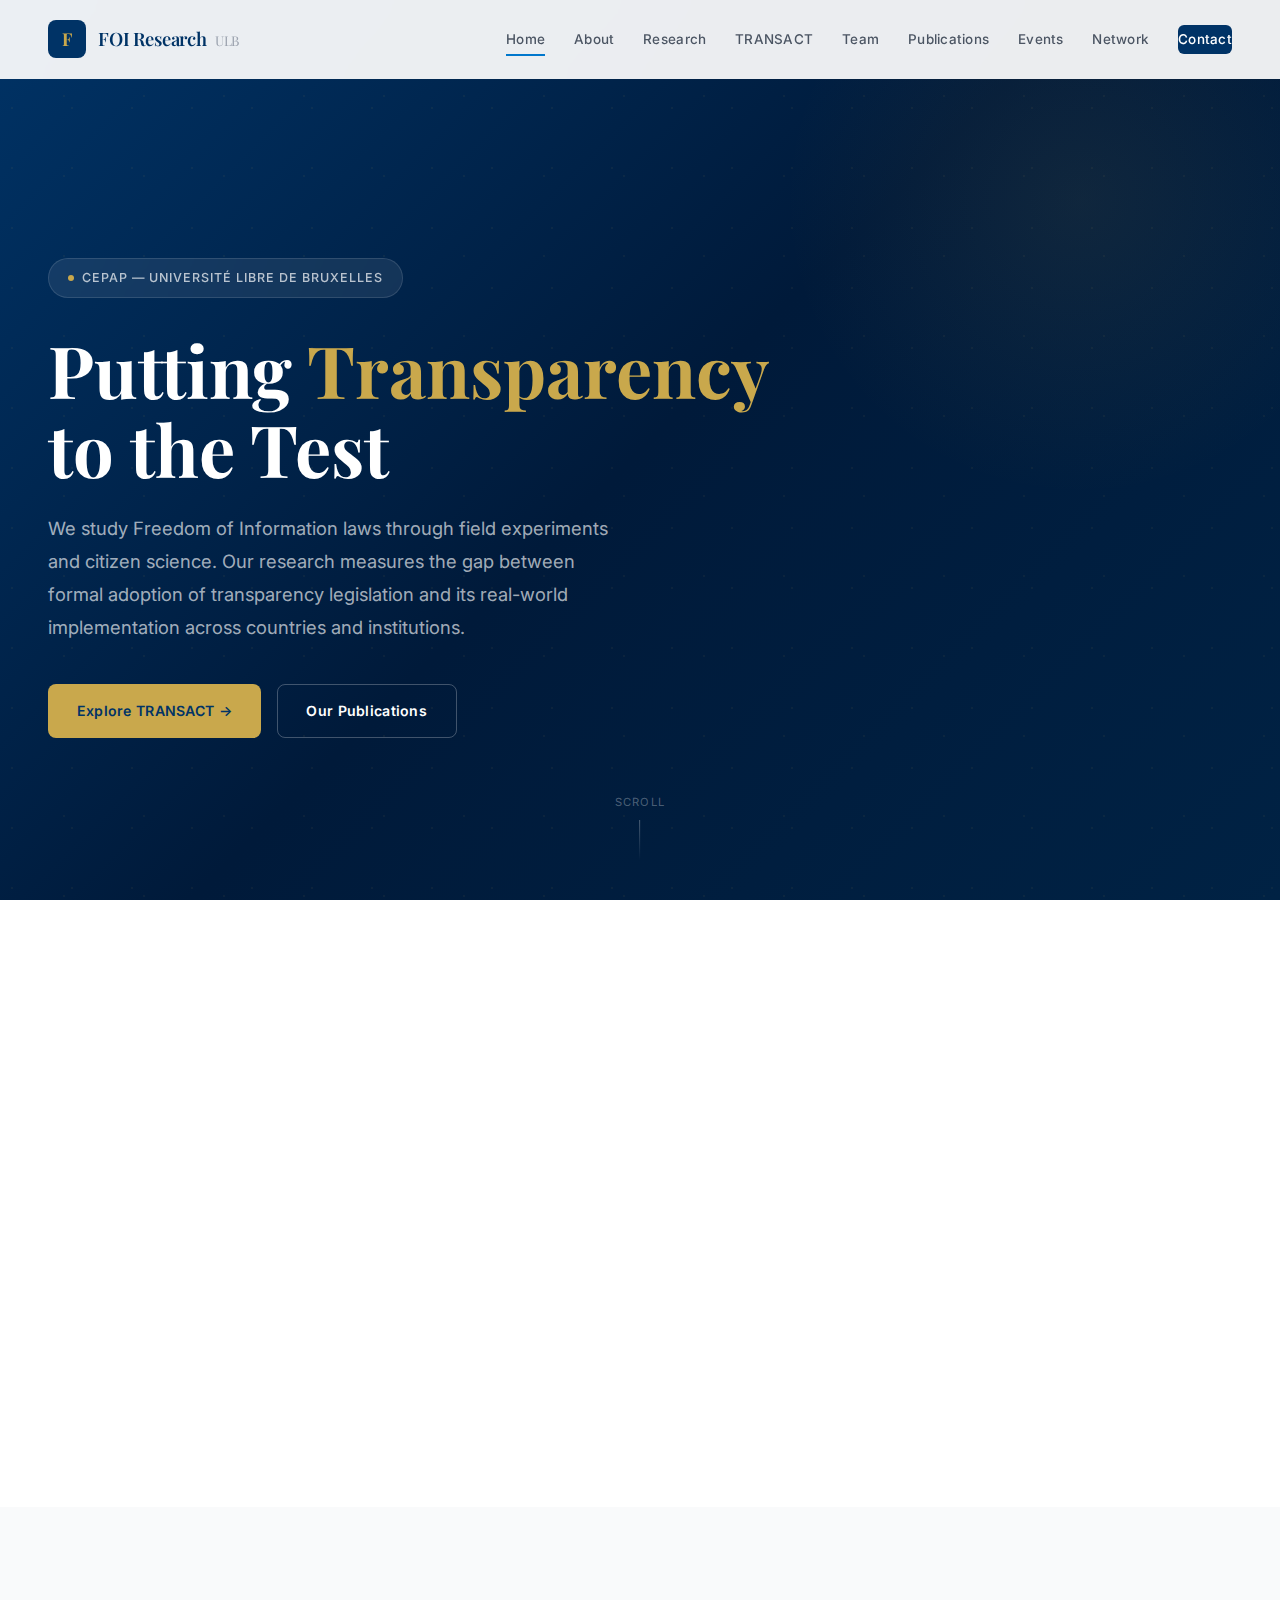
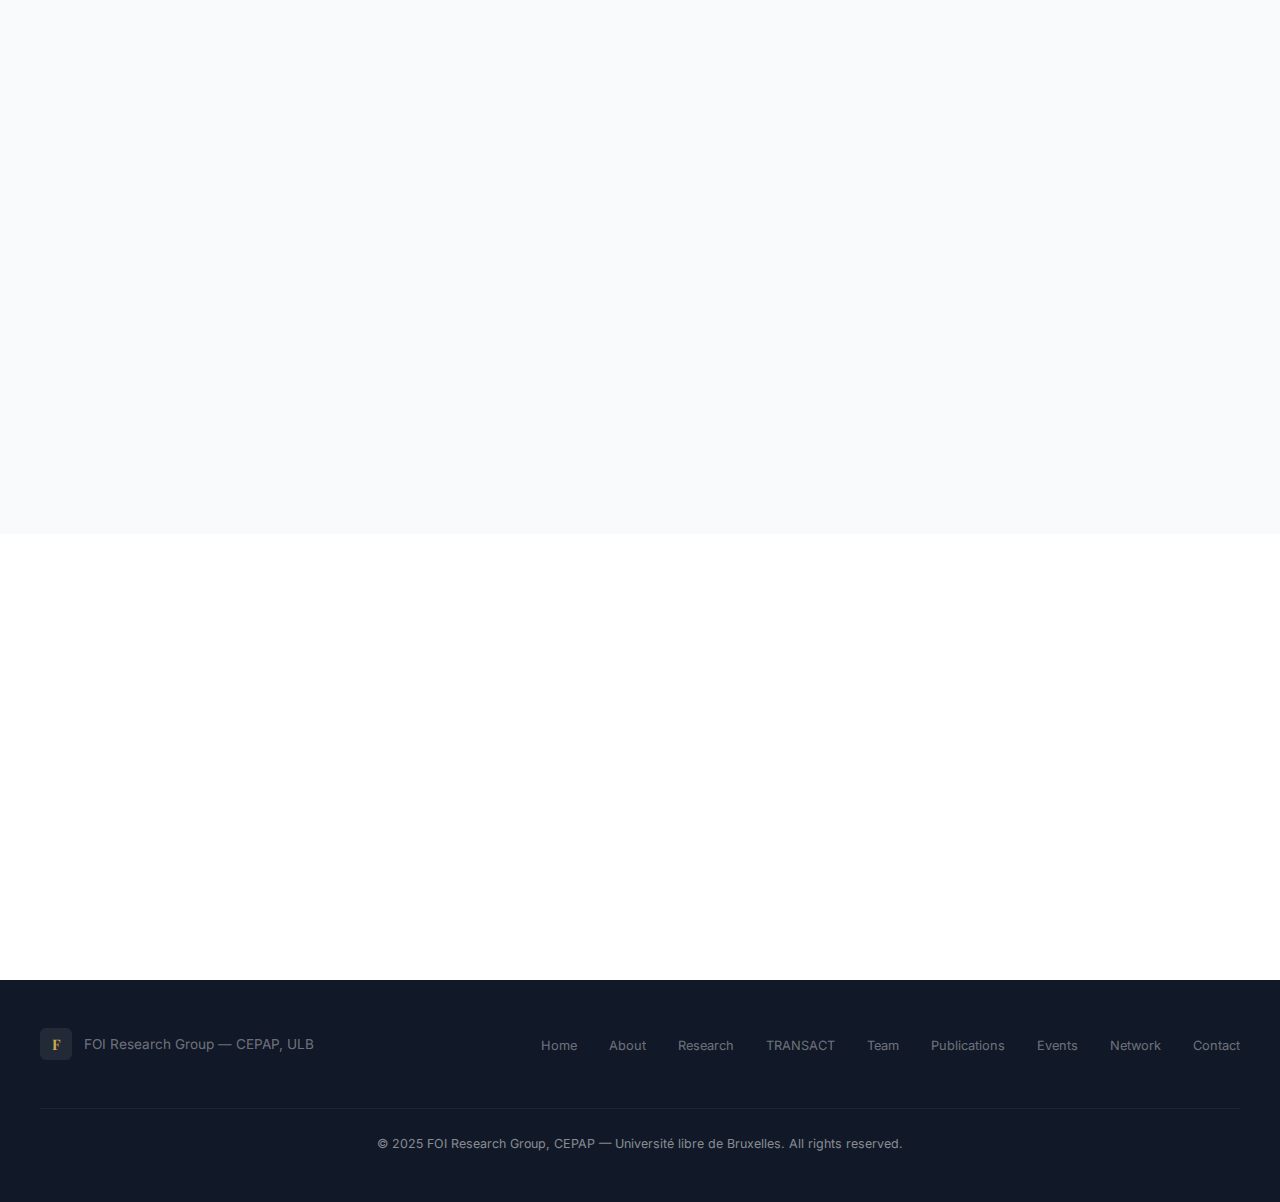
<file: index.html>
<!DOCTYPE html>
<html lang="en">
<head>
    <meta charset="UTF-8">
    <meta name="viewport" content="width=device-width, initial-scale=1.0">
    <title>FOI Research Group | CEPAP &mdash; ULB</title>
    <meta name="description" content="FOI Research Group at CEPAP, Universit&eacute; libre de Bruxelles. Studying Freedom of Information law implementation through field experiments, citizen science, and computational text analysis.">

    <!-- Fonts -->
    <link rel="preconnect" href="https://fonts.googleapis.com">
    <link rel="preconnect" href="https://fonts.gstatic.com" crossorigin>
    <link href="https://fonts.googleapis.com/css2?family=Inter:wght@300;400;500;600;700&family=Playfair+Display:ital,wght@0,400;0,500;0,600;0,700;1,400&display=swap" rel="stylesheet">

    <!-- Stylesheet -->
    <link rel="stylesheet" href="css/style.css">

    <!-- Favicon (ULB blue) -->
    <link rel="icon" type="image/svg+xml" href="data:image/svg+xml,<svg xmlns='http://www.w3.org/2000/svg' viewBox='0 0 32 32'><rect width='32' height='32' rx='6' fill='%23003366'/><text x='50%25' y='55%25' dominant-baseline='middle' text-anchor='middle' fill='%23C9A84C' font-family='serif' font-weight='700' font-size='16'>F</text></svg>">
</head>
<body data-cms-page="home">

    <!-- ============================================
         NAVIGATION
         ============================================ -->
    <nav class="navbar">
        <a href="index.html" class="nav-brand">
            <div class="nav-brand-icon">F</div>
            <div class="nav-brand-text">FOI Research<span>ULB</span></div>
        </a>

        <ul class="nav-links">
            <li><a href="index.html" class="active">Home</a></li>
            <li><a href="about.html">About</a></li>
            <li><a href="research.html">Research</a></li>
            <li><a href="transact.html">TRANSACT</a></li>
            <li><a href="team.html">Team</a></li>
            <li><a href="publications.html">Publications</a></li>
            <li><a href="events.html">Events</a></li>
            <li><a href="network.html">Network</a></li>
            <li><a href="contact.html" class="nav-contact-btn">Contact</a></li>
        </ul>

        <button class="nav-toggle" aria-label="Toggle navigation">
            <span></span>
            <span></span>
            <span></span>
        </button>
    </nav>


    <!-- ============================================
         HERO SECTION
         ============================================ -->
    <section class="hero" id="hero">
        <div class="hero-bg-pattern"></div>
        <div class="hero-glow"></div>

        <div class="hero-content" id="cms-hero">
            <!-- Rendered by cms-render.js -->
        </div>

        <div class="hero-scroll-indicator">
            <span>Scroll</span>
            <div class="scroll-line"></div>
        </div>
    </section>


    <!-- ============================================
         RESEARCH PREVIEW
         ============================================ -->
    <section class="home-section">
        <div class="home-section-container">
            <div class="home-section-header reveal">
                <div>
                    <span class="section-label">Research</span>
                    <h2 class="section-title">Our Work</h2>
                </div>
                <a href="research.html" class="section-more">View all projects &rarr;</a>
            </div>

            <div class="home-cards" id="cms-research-cards">
                <!-- Rendered by cms-render.js -->
            </div>
        </div>
    </section>


    <!-- ============================================
         LATEST PUBLICATIONS
         ============================================ -->
    <section class="home-section">
        <div class="home-section-container">
            <div class="home-section-header reveal">
                <div>
                    <span class="section-label">Publications</span>
                    <h2 class="section-title">Latest Output</h2>
                </div>
                <a href="publications.html" class="section-more">View all &rarr;</a>
            </div>

            <div class="publications-list" id="cms-home-publications">
                <!-- Rendered by cms-render.js -->
            </div>
        </div>
    </section>


    <!-- ============================================
         TEAM PREVIEW
         ============================================ -->
    <section class="home-section">
        <div class="home-section-container">
            <div class="home-section-header reveal">
                <div>
                    <span class="section-label">Team</span>
                    <h2 class="section-title">Who We Are</h2>
                </div>
                <a href="team.html" class="section-more">Meet the team &rarr;</a>
            </div>

            <div id="cms-home-team">
                <!-- Rendered by cms-render.js -->
            </div>
        </div>
    </section>


    <!-- ============================================
         FOOTER
         ============================================ -->
    <footer class="footer">
        <div class="footer-container">
            <div class="footer-brand">
                <div class="footer-brand-icon">F</div>
                <span>FOI Research Group &mdash; CEPAP, ULB</span>
            </div>

            <ul class="footer-links">
                <li><a href="index.html">Home</a></li>
                <li><a href="about.html">About</a></li>
                <li><a href="research.html">Research</a></li>
                <li><a href="transact.html">TRANSACT</a></li>
                <li><a href="team.html">Team</a></li>
                <li><a href="publications.html">Publications</a></li>
                <li><a href="events.html">Events</a></li>
                <li><a href="network.html">Network</a></li>
                <li><a href="contact.html">Contact</a></li>
            </ul>

            <p class="footer-copy">
                &copy; 2025 FOI Research Group, CEPAP &mdash; Universit&eacute; libre de Bruxelles. All rights reserved.
            </p>
        </div>
    </footer>

    <!-- JavaScript -->
    <script src="js/main.js"></script>
    <script src="js/cms-render.js"></script>
</body>
</html>
</file>
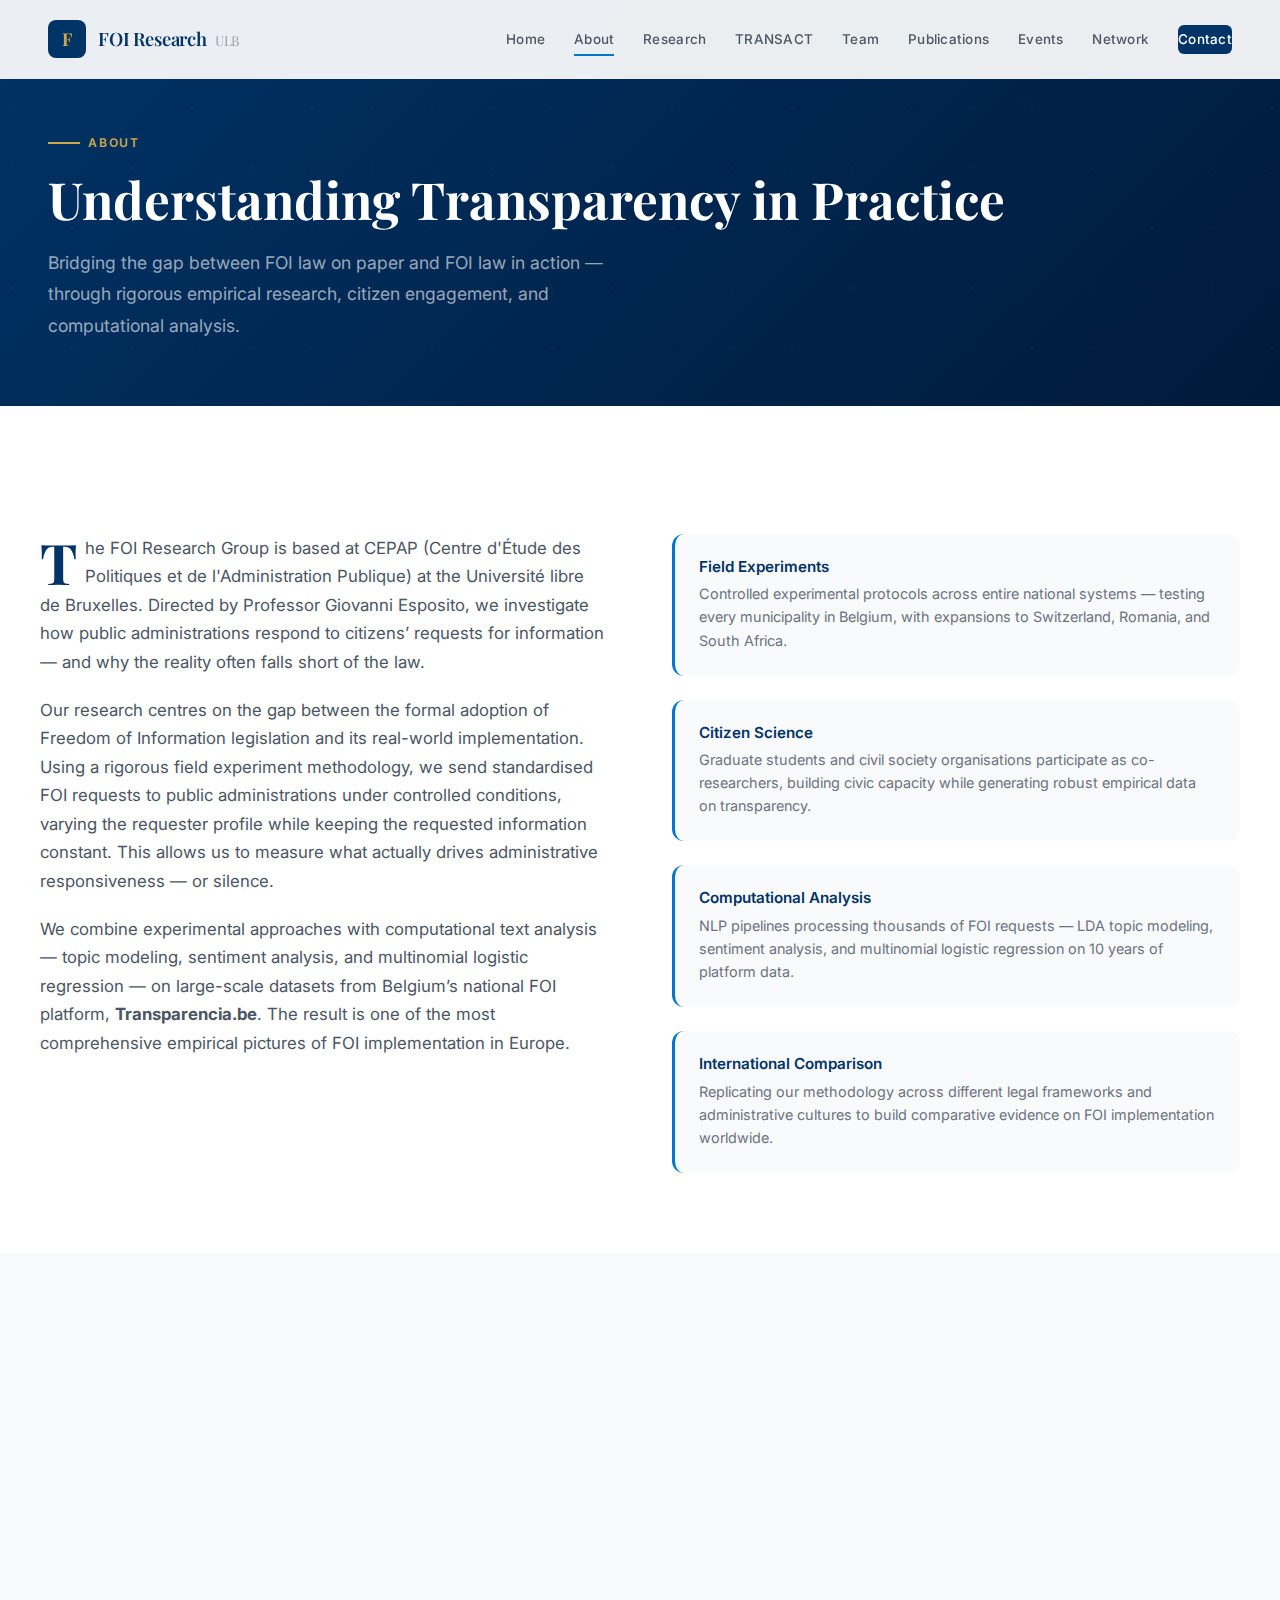
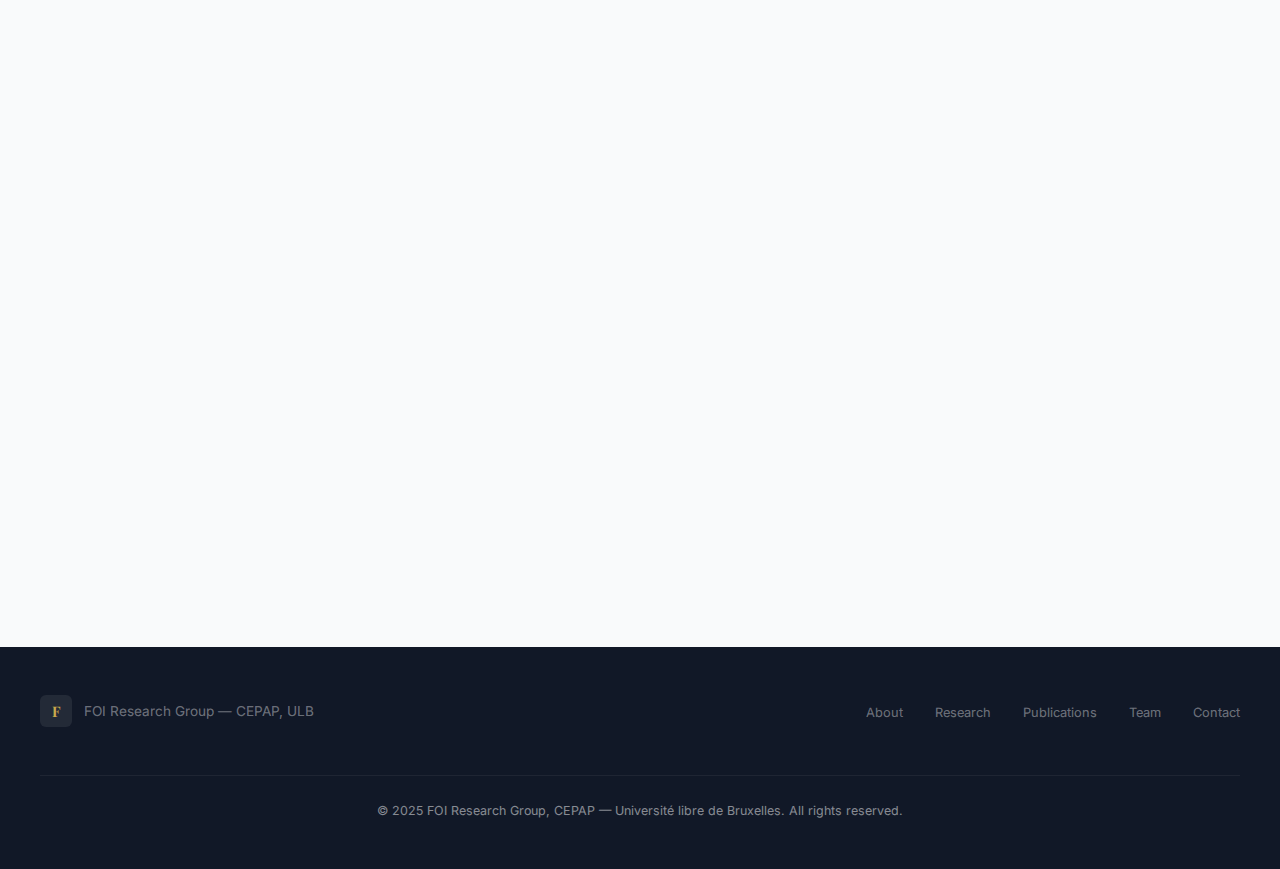
<file: about.html>
<!DOCTYPE html>
<html lang="en">
<head>
    <meta charset="UTF-8">
    <meta name="viewport" content="width=device-width, initial-scale=1.0">
    <title>About | FOI Research Group &mdash; CEPAP, ULB</title>
    <meta name="description" content="About the FOI Research Group at CEPAP, Universit&eacute; libre de Bruxelles. Directed by Prof. Giovanni Esposito, we study Freedom of Information law implementation through field experiments, citizen science, and computational text analysis.">

    <!-- Fonts -->
    <link rel="preconnect" href="https://fonts.googleapis.com">
    <link rel="preconnect" href="https://fonts.gstatic.com" crossorigin>
    <link href="https://fonts.googleapis.com/css2?family=Inter:wght@300;400;500;600;700&family=Playfair+Display:ital,wght@0,400;0,500;0,600;0,700;1,400&display=swap" rel="stylesheet">

    <!-- Stylesheet -->
    <link rel="stylesheet" href="css/style.css">

    <!-- Favicon (ULB blue) -->
    <link rel="icon" type="image/svg+xml" href="data:image/svg+xml,<svg xmlns='http://www.w3.org/2000/svg' viewBox='0 0 32 32'><rect width='32' height='32' rx='6' fill='%23003366'/><text x='50%25' y='55%25' dominant-baseline='middle' text-anchor='middle' fill='%23C9A84C' font-family='serif' font-weight='700' font-size='16'>F</text></svg>">
</head>
<body data-cms-page="about">

    <!-- ============================================
         NAVIGATION
         ============================================ -->
    <nav class="navbar">
        <a href="index.html" class="nav-brand">
            <div class="nav-brand-icon">F</div>
            <div class="nav-brand-text">FOI Research<span>ULB</span></div>
        </a>

        <ul class="nav-links">
            <li><a href="index.html">Home</a></li>
            <li><a href="about.html" class="active">About</a></li>
            <li><a href="research.html">Research</a></li>
            <li><a href="transact.html">TRANSACT</a></li>
            <li><a href="team.html">Team</a></li>
            <li><a href="publications.html">Publications</a></li>
            <li><a href="events.html">Events</a></li>
            <li><a href="network.html">Network</a></li>
            <li><a href="contact.html" class="nav-contact-btn">Contact</a></li>
        </ul>

        <button class="nav-toggle" aria-label="Toggle navigation">
            <span></span>
            <span></span>
            <span></span>
        </button>
    </nav>


    <!-- ============================================
         PAGE HEADER
         ============================================ -->
    <section class="page-header">
        <div class="page-header-content">
            <span class="section-label">About</span>
            <h1>Understanding Transparency in Practice</h1>
            <p>Bridging the gap between FOI law on paper and FOI law in action &mdash; through rigorous empirical research, citizen engagement, and computational analysis.</p>
        </div>
    </section>


    <!-- ============================================
         ABOUT / MISSION SECTION
         ============================================ -->
    <section class="content-section">
        <div class="content-container">
            <div class="about-grid">
                <div class="about-text reveal reveal-delay-1" id="cms-about-mission">
                    <!-- Rendered by cms-render.js -->
                </div>

                <div class="about-highlights reveal reveal-delay-2" id="cms-about-highlights">
                    <!-- Rendered by cms-render.js -->
                </div>
            </div>
        </div>
    </section>


    <!-- ============================================
         BELGIAN FOI LEGAL CONTEXT
         ============================================ -->
    <section class="content-section">
        <div class="content-container">
            <div class="reveal">
                <span class="section-label">Legal Context</span>
                <h2 class="section-title">Freedom of Information in Belgium</h2>
                <p class="section-subtitle">A complex federal landscape with constitutional roots and multi-level governance.</p>
            </div>

            <div class="about-grid" style="margin-top: 3rem;">
                <div class="about-text reveal reveal-delay-1" id="cms-about-legal">
                    <!-- Rendered by cms-render.js -->
                </div>

                <div class="about-highlights reveal reveal-delay-2" id="cms-about-legal-cards">
                    <!-- Rendered by cms-render.js -->
                </div>
            </div>
        </div>
    </section>


    <!-- ============================================
         FOOTER
         ============================================ -->
    <footer class="footer">
        <div class="footer-container">
            <div class="footer-brand">
                <div class="footer-brand-icon">F</div>
                <span>FOI Research Group &mdash; CEPAP, ULB</span>
            </div>

            <ul class="footer-links">
                <li><a href="about.html">About</a></li>
                <li><a href="research.html">Research</a></li>
                <li><a href="publications.html">Publications</a></li>
                <li><a href="team.html">Team</a></li>
                <li><a href="contact.html">Contact</a></li>
            </ul>

            <p class="footer-copy">
                &copy; 2025 FOI Research Group, CEPAP &mdash; Universit&eacute; libre de Bruxelles. All rights reserved.
            </p>
        </div>
    </footer>

    <!-- JavaScript -->
    <script src="js/main.js"></script>
    <script src="js/cms-render.js"></script>
</body>
</html>
</file>
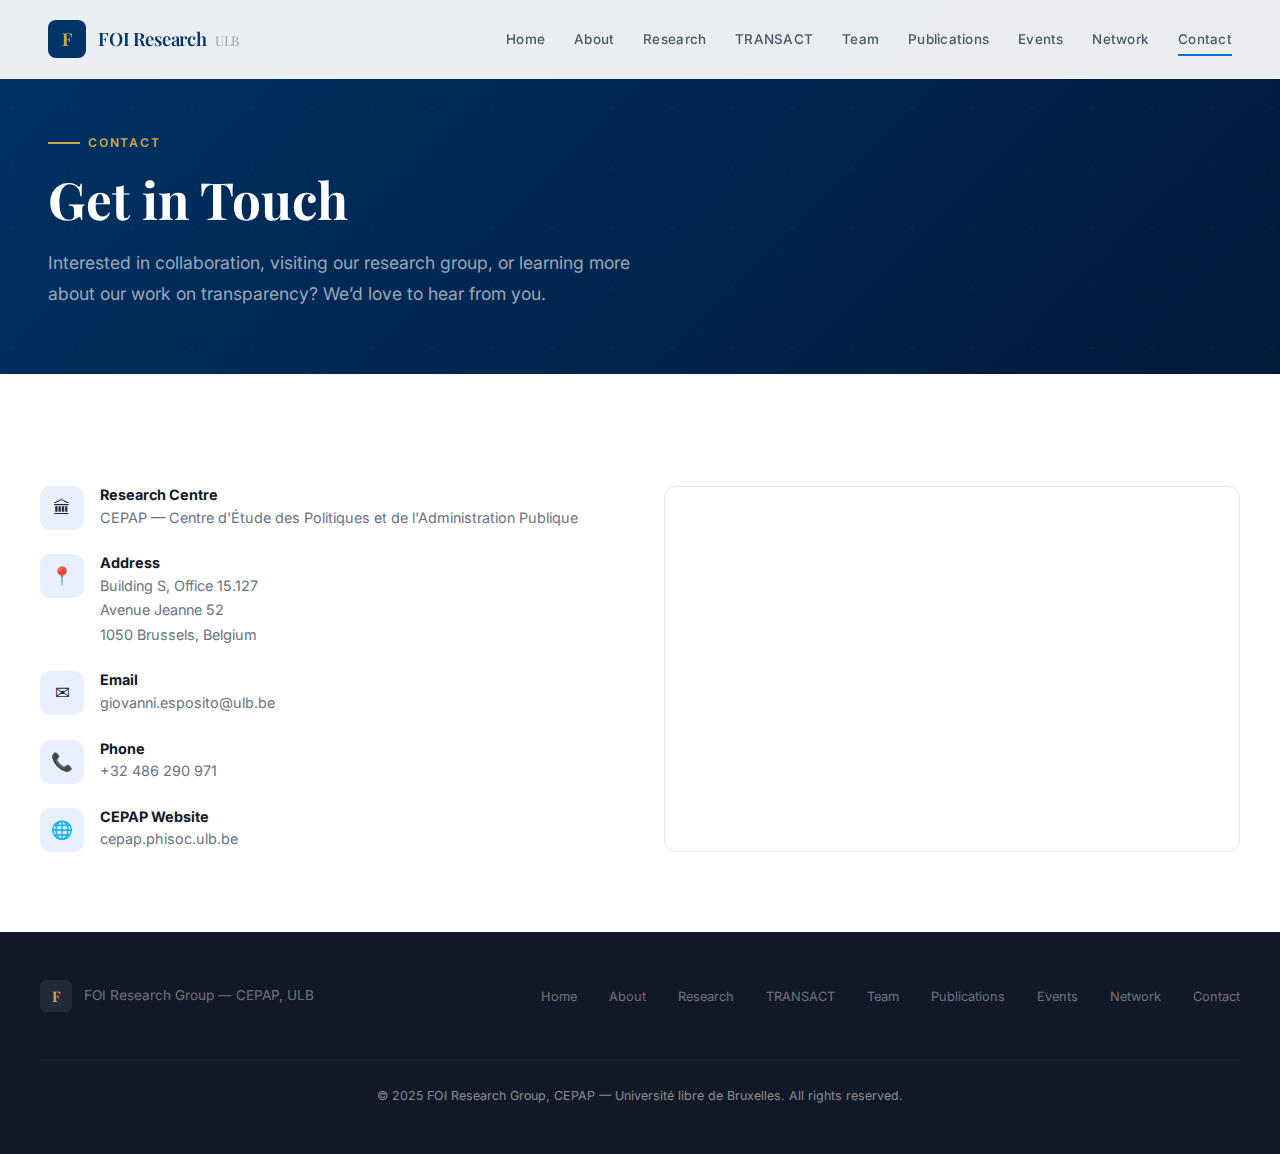
<file: contact.html>
<!DOCTYPE html>
<html lang="en">
<head>
    <meta charset="UTF-8">
    <meta name="viewport" content="width=device-width, initial-scale=1.0">
    <title>Contact | FOI Research Group &mdash; CEPAP, ULB</title>
    <meta name="description" content="Contact the FOI Research Group at CEPAP, Universit&eacute; libre de Bruxelles. Reach out for collaboration, visiting opportunities, or research enquiries.">

    <!-- Fonts -->
    <link rel="preconnect" href="https://fonts.googleapis.com">
    <link rel="preconnect" href="https://fonts.gstatic.com" crossorigin>
    <link href="https://fonts.googleapis.com/css2?family=Inter:wght@300;400;500;600;700&family=Playfair+Display:ital,wght@0,400;0,500;0,600;0,700;1,400&display=swap" rel="stylesheet">

    <!-- Stylesheet -->
    <link rel="stylesheet" href="css/style.css">

    <!-- Favicon (ULB blue) -->
    <link rel="icon" type="image/svg+xml" href="data:image/svg+xml,<svg xmlns='http://www.w3.org/2000/svg' viewBox='0 0 32 32'><rect width='32' height='32' rx='6' fill='%23003366'/><text x='50%25' y='55%25' dominant-baseline='middle' text-anchor='middle' fill='%23C9A84C' font-family='serif' font-weight='700' font-size='16'>F</text></svg>">
</head>
<body data-cms-page="contact">

    <!-- ============================================
         NAVIGATION
         ============================================ -->
    <nav class="navbar">
        <a href="index.html" class="nav-brand">
            <div class="nav-brand-icon">F</div>
            <div class="nav-brand-text">FOI Research<span>ULB</span></div>
        </a>

        <ul class="nav-links">
            <li><a href="index.html">Home</a></li>
            <li><a href="about.html">About</a></li>
            <li><a href="research.html">Research</a></li>
            <li><a href="transact.html">TRANSACT</a></li>
            <li><a href="team.html">Team</a></li>
            <li><a href="publications.html">Publications</a></li>
            <li><a href="events.html">Events</a></li>
            <li><a href="network.html">Network</a></li>
            <li><a href="contact.html" class="active">Contact</a></li>
        </ul>

        <button class="nav-toggle" aria-label="Toggle navigation">
            <span></span>
            <span></span>
            <span></span>
        </button>
    </nav>


    <!-- ============================================
         PAGE HEADER
         ============================================ -->
    <section class="page-header">
        <div class="page-header-content">
            <span class="section-label">Contact</span>
            <h1>Get in Touch</h1>
            <p>Interested in collaboration, visiting our research group, or learning more about our work on transparency? We&rsquo;d love to hear from you.</p>
        </div>
    </section>


    <!-- ============================================
         CONTACT SECTION
         ============================================ -->
    <section class="content-section">
        <div class="content-container">
            <div class="contact-grid">

                <!-- Left: Contact Info -->
                <div class="contact-info reveal reveal-delay-1" id="cms-contact-info">
                    <!-- Rendered by cms-render.js -->
                </div>

                <!-- Right: Google Maps -->
                <div class="contact-map reveal reveal-delay-2" id="cms-contact-map">
                    <!-- Rendered by cms-render.js -->
                </div>

            </div>
        </div>
    </section>


    <!-- ============================================
         FOOTER
         ============================================ -->
    <footer class="footer">
        <div class="footer-container">
            <div class="footer-brand">
                <div class="footer-brand-icon">F</div>
                <span>FOI Research Group &mdash; CEPAP, ULB</span>
            </div>

            <ul class="footer-links">
                <li><a href="index.html">Home</a></li>
                <li><a href="about.html">About</a></li>
                <li><a href="research.html">Research</a></li>
                <li><a href="transact.html">TRANSACT</a></li>
                <li><a href="team.html">Team</a></li>
                <li><a href="publications.html">Publications</a></li>
                <li><a href="events.html">Events</a></li>
                <li><a href="network.html">Network</a></li>
                <li><a href="contact.html">Contact</a></li>
            </ul>

            <p class="footer-copy">
                &copy; 2025 FOI Research Group, CEPAP &mdash; Universit&eacute; libre de Bruxelles. All rights reserved.
            </p>
        </div>
    </footer>

    <!-- JavaScript -->
    <script src="js/main.js"></script>
    <script src="js/cms-render.js"></script>
</body>
</html>
</file>
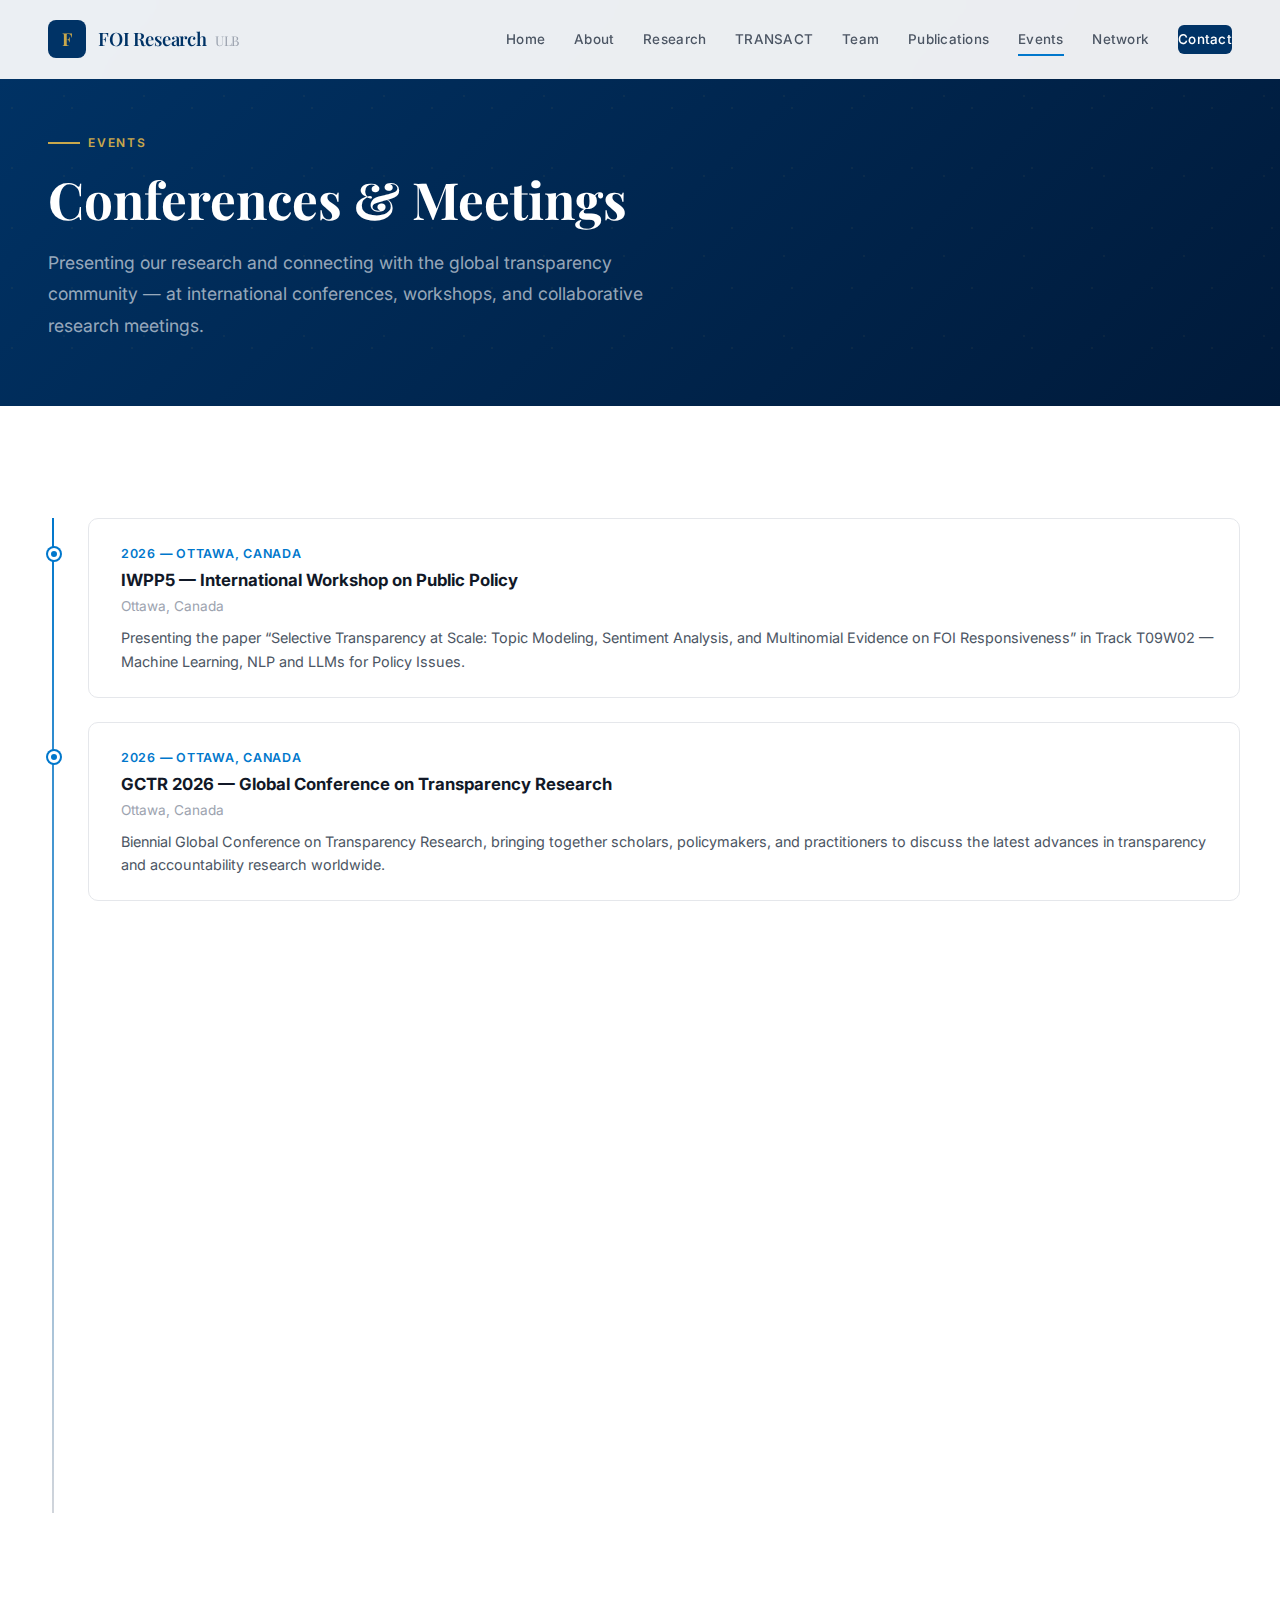
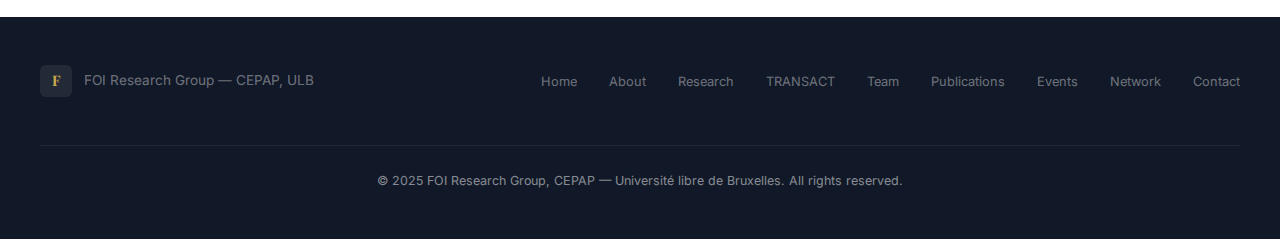
<file: events.html>
<!DOCTYPE html>
<html lang="en">
<head>
    <meta charset="UTF-8">
    <meta name="viewport" content="width=device-width, initial-scale=1.0">
    <title>Events | FOI Research Group &mdash; CEPAP, ULB</title>
    <meta name="description" content="Conferences, workshops, and meetings of the FOI Research Group at CEPAP, Universit&eacute; libre de Bruxelles. Presenting research and connecting with the global transparency community.">

    <!-- Fonts -->
    <link rel="preconnect" href="https://fonts.googleapis.com">
    <link rel="preconnect" href="https://fonts.gstatic.com" crossorigin>
    <link href="https://fonts.googleapis.com/css2?family=Inter:wght@300;400;500;600;700&family=Playfair+Display:ital,wght@0,400;0,500;0,600;0,700;1,400&display=swap" rel="stylesheet">

    <!-- Stylesheet -->
    <link rel="stylesheet" href="css/style.css">

    <!-- Favicon (ULB blue) -->
    <link rel="icon" type="image/svg+xml" href="data:image/svg+xml,<svg xmlns='http://www.w3.org/2000/svg' viewBox='0 0 32 32'><rect width='32' height='32' rx='6' fill='%23003366'/><text x='50%25' y='55%25' dominant-baseline='middle' text-anchor='middle' fill='%23C9A84C' font-family='serif' font-weight='700' font-size='16'>F</text></svg>">
</head>
<body data-cms-page="events">

    <!-- ============================================
         NAVIGATION
         ============================================ -->
    <nav class="navbar">
        <a href="index.html" class="nav-brand">
            <div class="nav-brand-icon">F</div>
            <div class="nav-brand-text">FOI Research<span>ULB</span></div>
        </a>

        <ul class="nav-links">
            <li><a href="index.html">Home</a></li>
            <li><a href="about.html">About</a></li>
            <li><a href="research.html">Research</a></li>
            <li><a href="transact.html">TRANSACT</a></li>
            <li><a href="team.html">Team</a></li>
            <li><a href="publications.html">Publications</a></li>
            <li><a href="events.html" class="active">Events</a></li>
            <li><a href="network.html">Network</a></li>
            <li><a href="contact.html" class="nav-contact-btn">Contact</a></li>
        </ul>

        <button class="nav-toggle" aria-label="Toggle navigation">
            <span></span>
            <span></span>
            <span></span>
        </button>
    </nav>


    <!-- ============================================
         PAGE HEADER
         ============================================ -->
    <section class="page-header">
        <div class="page-header-content">
            <span class="section-label">Events</span>
            <h1>Conferences &amp; Meetings</h1>
            <p>Presenting our research and connecting with the global transparency community &mdash; at international conferences, workshops, and collaborative research meetings.</p>
        </div>
    </section>


    <!-- ============================================
         EVENTS TIMELINE
         ============================================ -->
    <section class="content-section">
        <div class="content-container">
            <div class="events-timeline" id="cms-events">
                <!-- Rendered by cms-render.js -->
            </div>
        </div>
    </section>


    <!-- ============================================
         FOOTER
         ============================================ -->
    <footer class="footer">
        <div class="footer-container">
            <div class="footer-brand">
                <div class="footer-brand-icon">F</div>
                <span>FOI Research Group &mdash; CEPAP, ULB</span>
            </div>

            <ul class="footer-links">
                <li><a href="index.html">Home</a></li>
                <li><a href="about.html">About</a></li>
                <li><a href="research.html">Research</a></li>
                <li><a href="transact.html">TRANSACT</a></li>
                <li><a href="team.html">Team</a></li>
                <li><a href="publications.html">Publications</a></li>
                <li><a href="events.html">Events</a></li>
                <li><a href="network.html">Network</a></li>
                <li><a href="contact.html">Contact</a></li>
            </ul>

            <p class="footer-copy">
                &copy; 2025 FOI Research Group, CEPAP &mdash; Universit&eacute; libre de Bruxelles. All rights reserved.
            </p>
        </div>
    </footer>

    <!-- JavaScript -->
    <script src="js/main.js"></script>
    <script src="js/cms-render.js"></script>
</body>
</html>
</file>
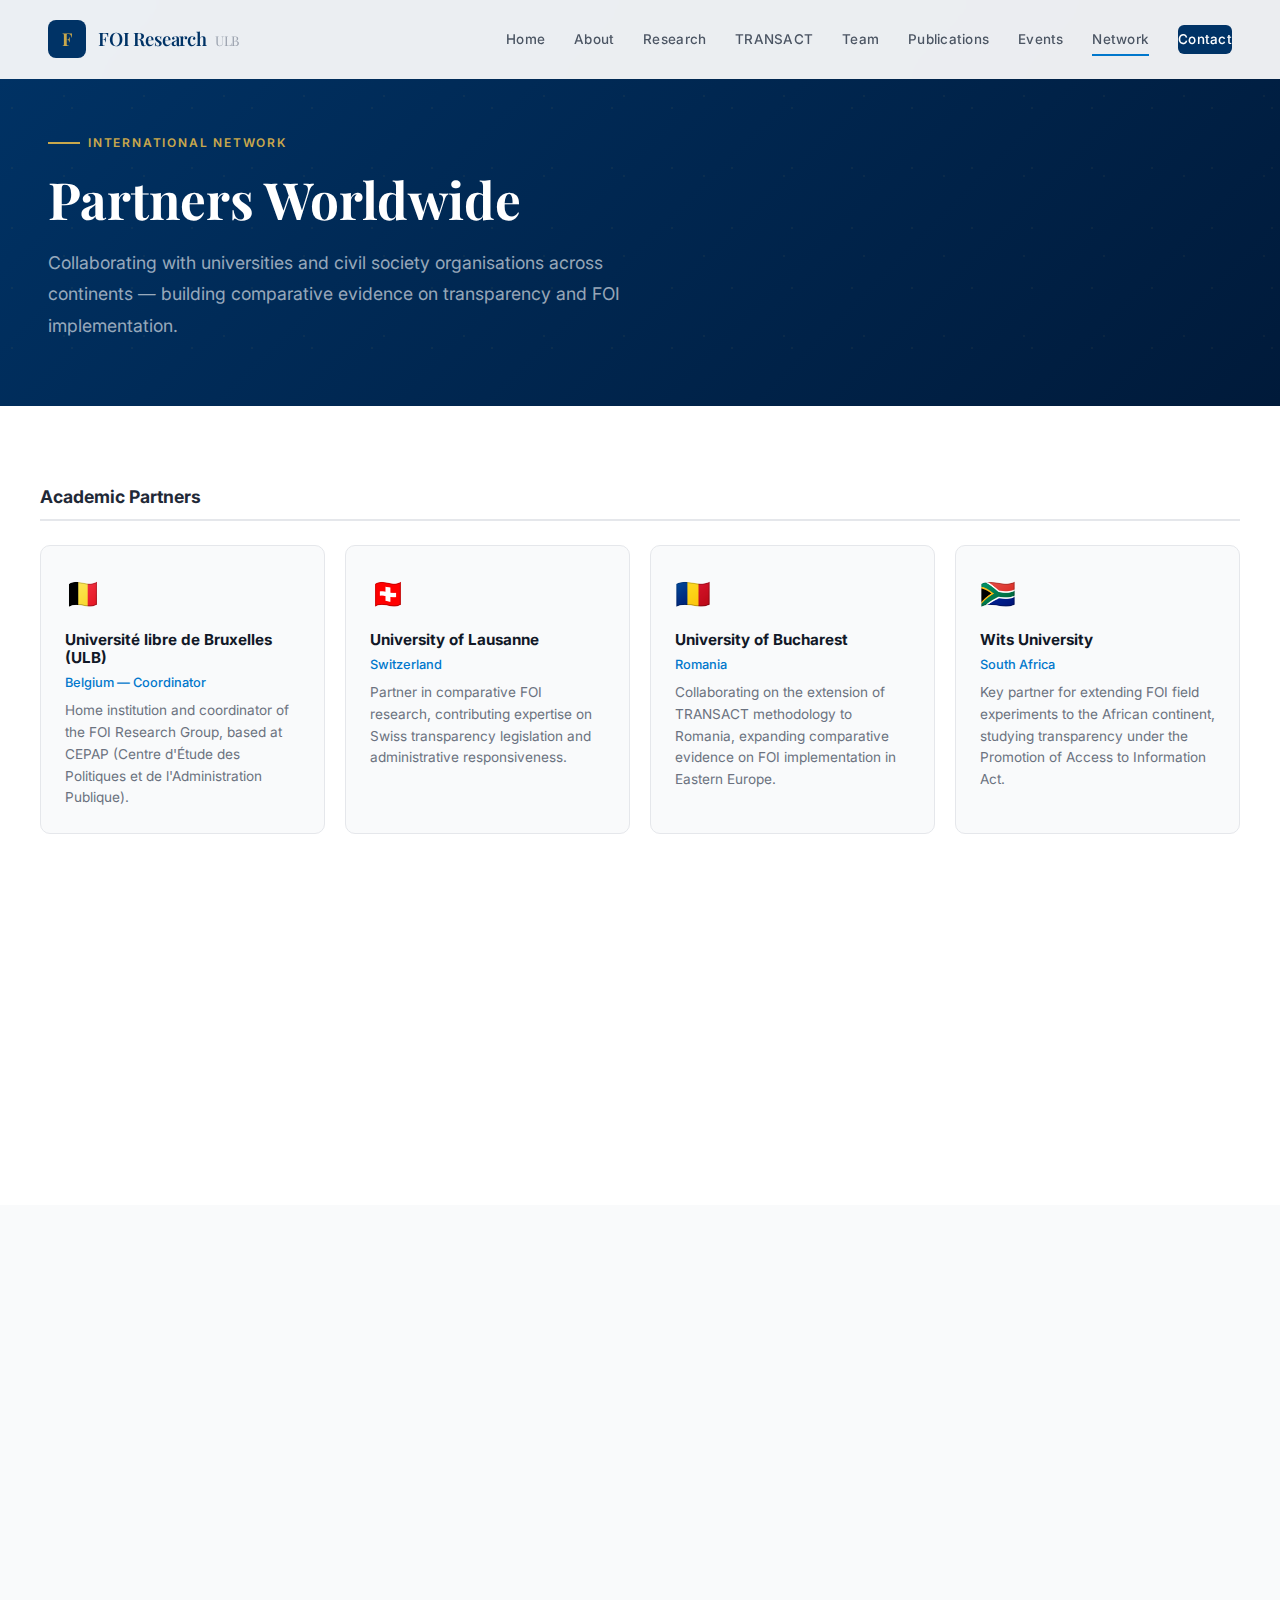
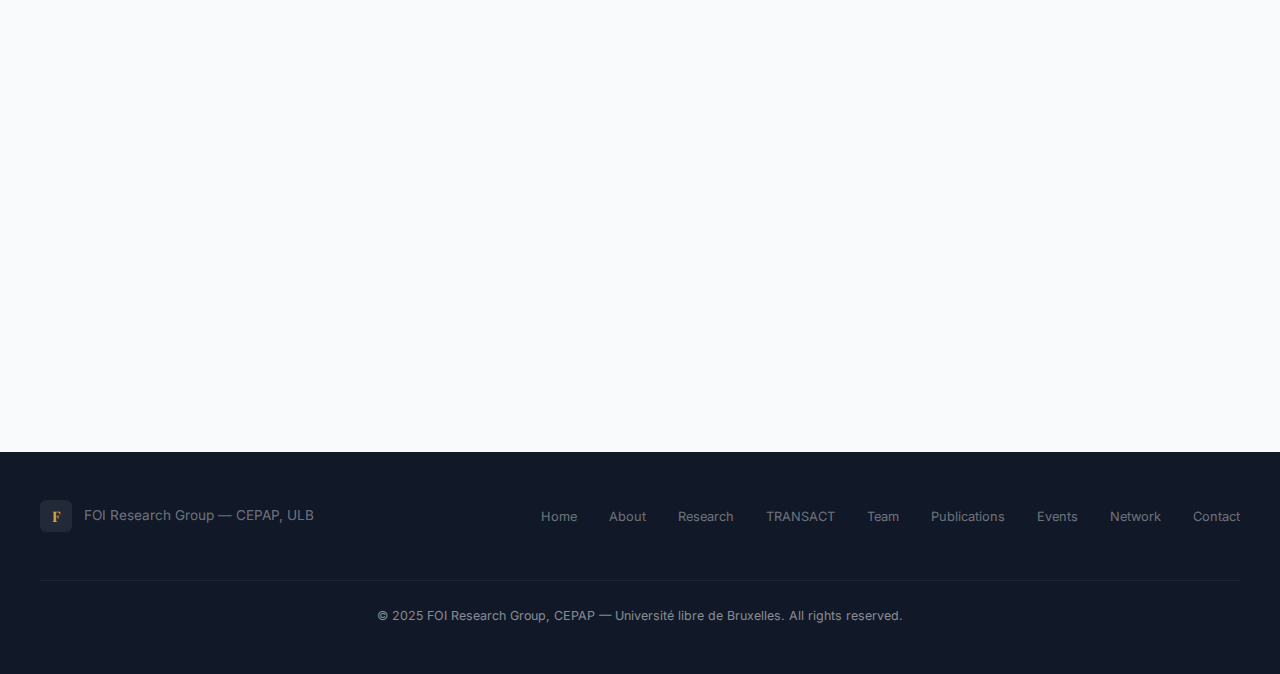
<file: network.html>
<!DOCTYPE html>
<html lang="en">
<head>
    <meta charset="UTF-8">
    <meta name="viewport" content="width=device-width, initial-scale=1.0">
    <title>International Network | FOI Research Group &mdash; CEPAP, ULB</title>
    <meta name="description" content="International network of academic and civil society partners collaborating with the FOI Research Group at CEPAP, Universit&eacute; libre de Bruxelles.">

    <!-- Fonts -->
    <link rel="preconnect" href="https://fonts.googleapis.com">
    <link rel="preconnect" href="https://fonts.gstatic.com" crossorigin>
    <link href="https://fonts.googleapis.com/css2?family=Inter:wght@300;400;500;600;700&family=Playfair+Display:ital,wght@0,400;0,500;0,600;0,700;1,400&display=swap" rel="stylesheet">

    <!-- Stylesheet -->
    <link rel="stylesheet" href="css/style.css">

    <!-- Favicon (ULB blue) -->
    <link rel="icon" type="image/svg+xml" href="data:image/svg+xml,<svg xmlns='http://www.w3.org/2000/svg' viewBox='0 0 32 32'><rect width='32' height='32' rx='6' fill='%23003366'/><text x='50%25' y='55%25' dominant-baseline='middle' text-anchor='middle' fill='%23C9A84C' font-family='serif' font-weight='700' font-size='16'>F</text></svg>">
</head>
<body data-cms-page="network">

    <!-- ============================================
         NAVIGATION
         ============================================ -->
    <nav class="navbar">
        <a href="index.html" class="nav-brand">
            <div class="nav-brand-icon">F</div>
            <div class="nav-brand-text">FOI Research<span>ULB</span></div>
        </a>

        <ul class="nav-links">
            <li><a href="index.html">Home</a></li>
            <li><a href="about.html">About</a></li>
            <li><a href="research.html">Research</a></li>
            <li><a href="transact.html">TRANSACT</a></li>
            <li><a href="team.html">Team</a></li>
            <li><a href="publications.html">Publications</a></li>
            <li><a href="events.html">Events</a></li>
            <li><a href="network.html" class="active">Network</a></li>
            <li><a href="contact.html" class="nav-contact-btn">Contact</a></li>
        </ul>

        <button class="nav-toggle" aria-label="Toggle navigation">
            <span></span>
            <span></span>
            <span></span>
        </button>
    </nav>


    <!-- ============================================
         PAGE HEADER
         ============================================ -->
    <section class="page-header">
        <div class="page-header-content">
            <span class="section-label">International Network</span>
            <h1>Partners Worldwide</h1>
            <p>Collaborating with universities and civil society organisations across continents &mdash; building comparative evidence on transparency and FOI implementation.</p>
        </div>
    </section>


    <!-- ============================================
         ACADEMIC PARTNERS
         ============================================ -->
    <section class="content-section">
        <div class="content-container">
            <div class="reveal">
                <h3 class="team-members-title">Academic Partners</h3>
            </div>

            <div class="network-grid" id="cms-network-academic">
                <!-- Rendered by cms-render.js -->
            </div>
        </div>
    </section>


    <!-- ============================================
         CIVIL SOCIETY & PLATFORM PARTNERS
         ============================================ -->
    <section class="content-section">
        <div class="content-container">
            <div class="network-cso reveal">
                <h3 class="network-cso-title">Civil Society &amp; Platform Partners</h3>
            </div>

            <div class="network-grid" id="cms-network-civil">
                <!-- Rendered by cms-render.js -->
            </div>
        </div>
    </section>


    <!-- ============================================
         FOOTER
         ============================================ -->
    <footer class="footer">
        <div class="footer-container">
            <div class="footer-brand">
                <div class="footer-brand-icon">F</div>
                <span>FOI Research Group &mdash; CEPAP, ULB</span>
            </div>

            <ul class="footer-links">
                <li><a href="index.html">Home</a></li>
                <li><a href="about.html">About</a></li>
                <li><a href="research.html">Research</a></li>
                <li><a href="transact.html">TRANSACT</a></li>
                <li><a href="team.html">Team</a></li>
                <li><a href="publications.html">Publications</a></li>
                <li><a href="events.html">Events</a></li>
                <li><a href="network.html">Network</a></li>
                <li><a href="contact.html">Contact</a></li>
            </ul>

            <p class="footer-copy">
                &copy; 2025 FOI Research Group, CEPAP &mdash; Universit&eacute; libre de Bruxelles. All rights reserved.
            </p>
        </div>
    </footer>

    <!-- JavaScript -->
    <script src="js/main.js"></script>
    <script src="js/cms-render.js"></script>
</body>
</html>
</file>
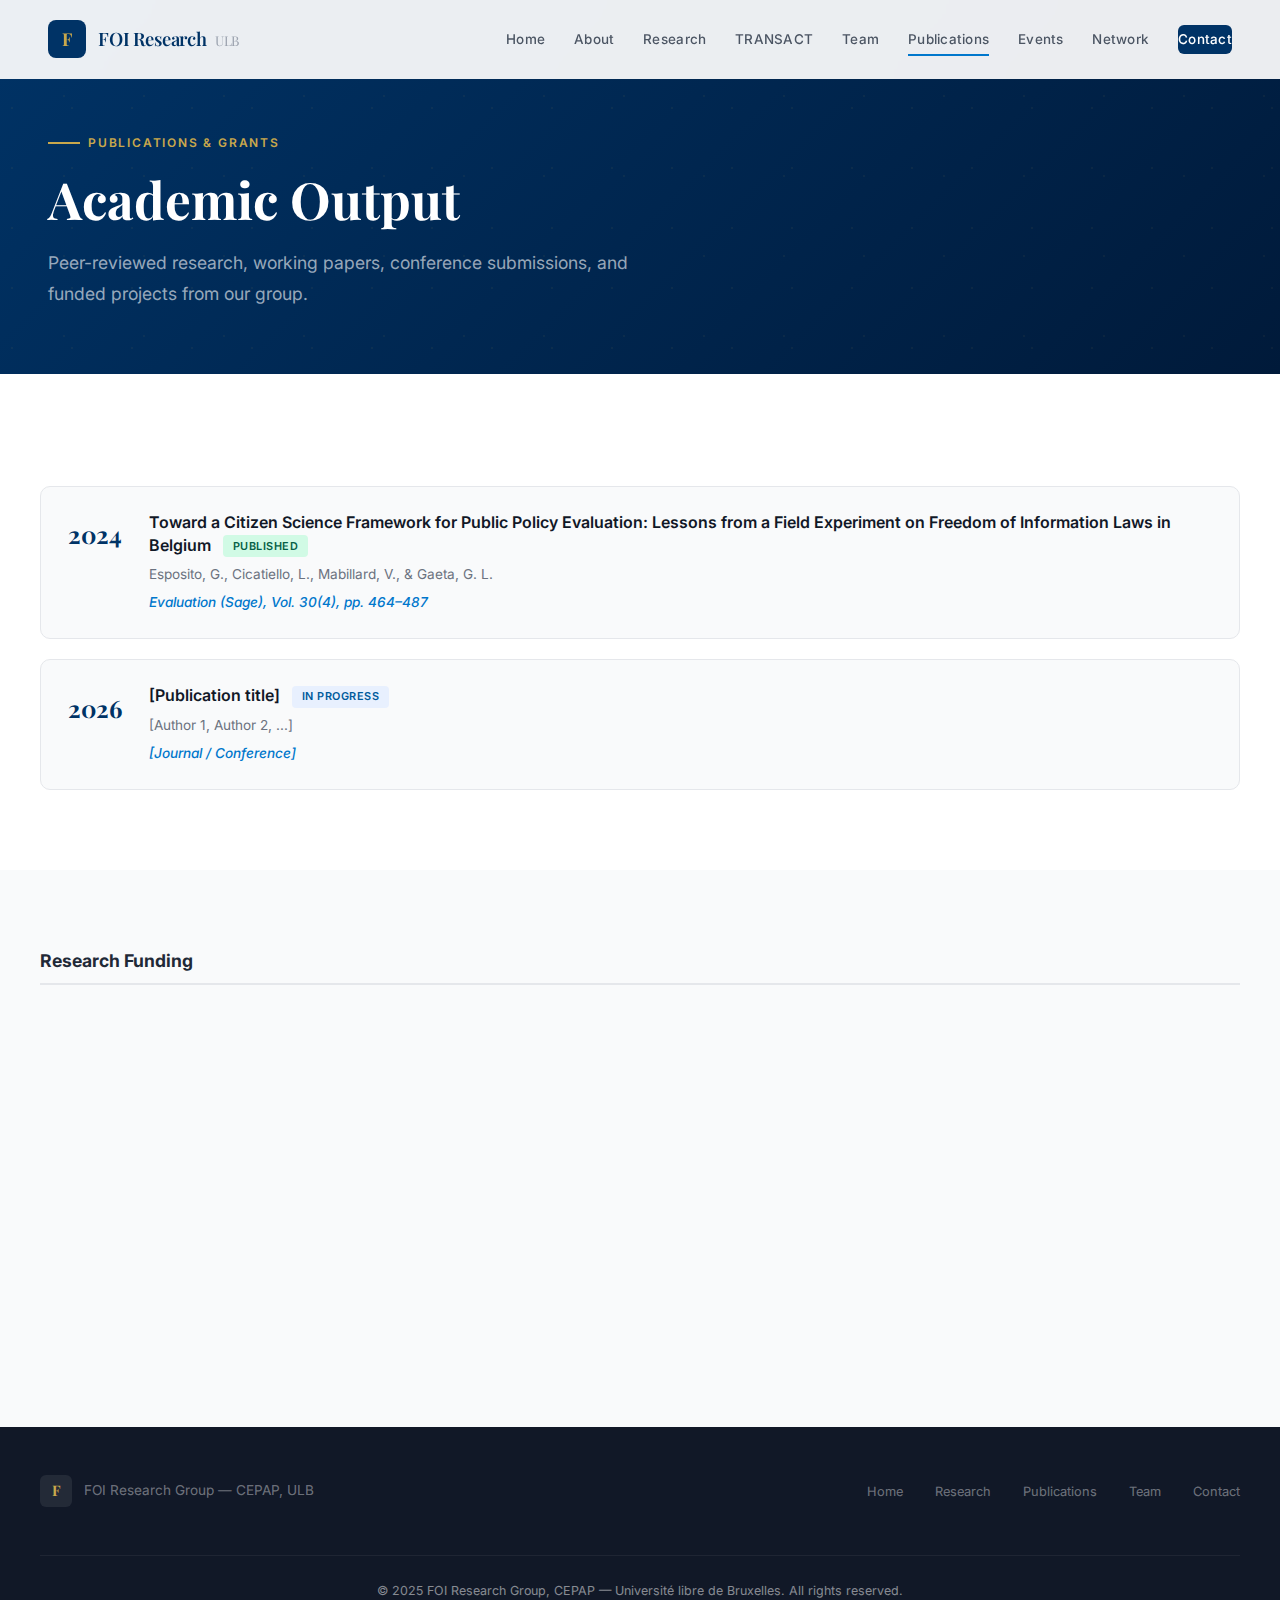
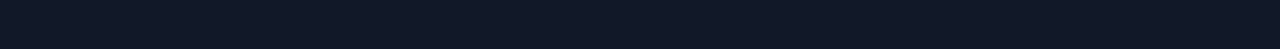
<file: publications.html>
<!DOCTYPE html>
<html lang="en">
<head>
    <meta charset="UTF-8">
    <meta name="viewport" content="width=device-width, initial-scale=1.0">
    <title>Publications &amp; Grants | FOI Research Group &mdash; CEPAP, ULB</title>
    <meta name="description" content="Academic publications, working papers, and research funding of the FOI Research Group at ULB Brussels. Peer-reviewed research in Evaluation, Cities, and Technological Forecasting and Social Change.">

    <!-- Fonts -->
    <link rel="preconnect" href="https://fonts.googleapis.com">
    <link rel="preconnect" href="https://fonts.gstatic.com" crossorigin>
    <link href="https://fonts.googleapis.com/css2?family=Inter:wght@300;400;500;600;700&family=Playfair+Display:ital,wght@0,400;0,500;0,600;0,700;1,400&display=swap" rel="stylesheet">

    <!-- Stylesheet -->
    <link rel="stylesheet" href="css/style.css">

    <!-- Favicon (ULB blue) -->
    <link rel="icon" type="image/svg+xml" href="data:image/svg+xml,<svg xmlns='http://www.w3.org/2000/svg' viewBox='0 0 32 32'><rect width='32' height='32' rx='6' fill='%23003366'/><text x='50%25' y='55%25' dominant-baseline='middle' text-anchor='middle' fill='%23C9A84C' font-family='serif' font-weight='700' font-size='16'>F</text></svg>">
</head>
<body data-cms-page="publications">

    <!-- ============================================
         NAVIGATION
         ============================================ -->
    <nav class="navbar">
        <a href="index.html" class="nav-brand">
            <div class="nav-brand-icon">F</div>
            <div class="nav-brand-text">FOI Research<span>ULB</span></div>
        </a>

        <ul class="nav-links">
            <li><a href="index.html">Home</a></li>
            <li><a href="about.html">About</a></li>
            <li><a href="research.html">Research</a></li>
            <li><a href="transact.html">TRANSACT</a></li>
            <li><a href="team.html">Team</a></li>
            <li><a href="publications.html" class="active">Publications</a></li>
            <li><a href="events.html">Events</a></li>
            <li><a href="network.html">Network</a></li>
            <li><a href="contact.html" class="nav-contact-btn">Contact</a></li>
        </ul>

        <button class="nav-toggle" aria-label="Toggle navigation">
            <span></span>
            <span></span>
            <span></span>
        </button>
    </nav>


    <!-- ============================================
         PAGE HEADER
         ============================================ -->
    <header class="page-header">
        <div class="page-header-content">
            <span class="section-label">Publications &amp; Grants</span>
            <h1>Academic Output</h1>
            <p>Peer-reviewed research, working papers, conference submissions, and funded projects from our group.</p>
        </div>
    </header>


    <!-- ============================================
         PUBLICATIONS LIST
         ============================================ -->
    <section class="content-section">
        <div class="content-container">
            <div class="publications-list" id="cms-publications">
                <!-- Rendered by cms-render.js -->
            </div>
        </div>
    </section>


    <!-- ============================================
         RESEARCH FUNDING
         ============================================ -->
    <section class="content-section">
        <div class="content-container">
            <h3 class="team-members-title reveal">Research Funding</h3>
            <div class="projects-grid" id="cms-funding">
                <!-- Rendered by cms-render.js -->
            </div>
        </div>
    </section>


    <!-- ============================================
         FOOTER
         ============================================ -->
    <footer class="footer">
        <div class="footer-container">
            <div class="footer-brand">
                <div class="footer-brand-icon">F</div>
                <span>FOI Research Group &mdash; CEPAP, ULB</span>
            </div>

            <ul class="footer-links">
                <li><a href="index.html">Home</a></li>
                <li><a href="research.html">Research</a></li>
                <li><a href="publications.html">Publications</a></li>
                <li><a href="team.html">Team</a></li>
                <li><a href="contact.html">Contact</a></li>
            </ul>

            <p class="footer-copy">
                &copy; 2025 FOI Research Group, CEPAP &mdash; Universit&eacute; libre de Bruxelles. All rights reserved.
            </p>
        </div>
    </footer>

    <!-- JavaScript -->
    <script src="js/main.js"></script>
    <script src="js/cms-render.js"></script>
</body>
</html>
</file>
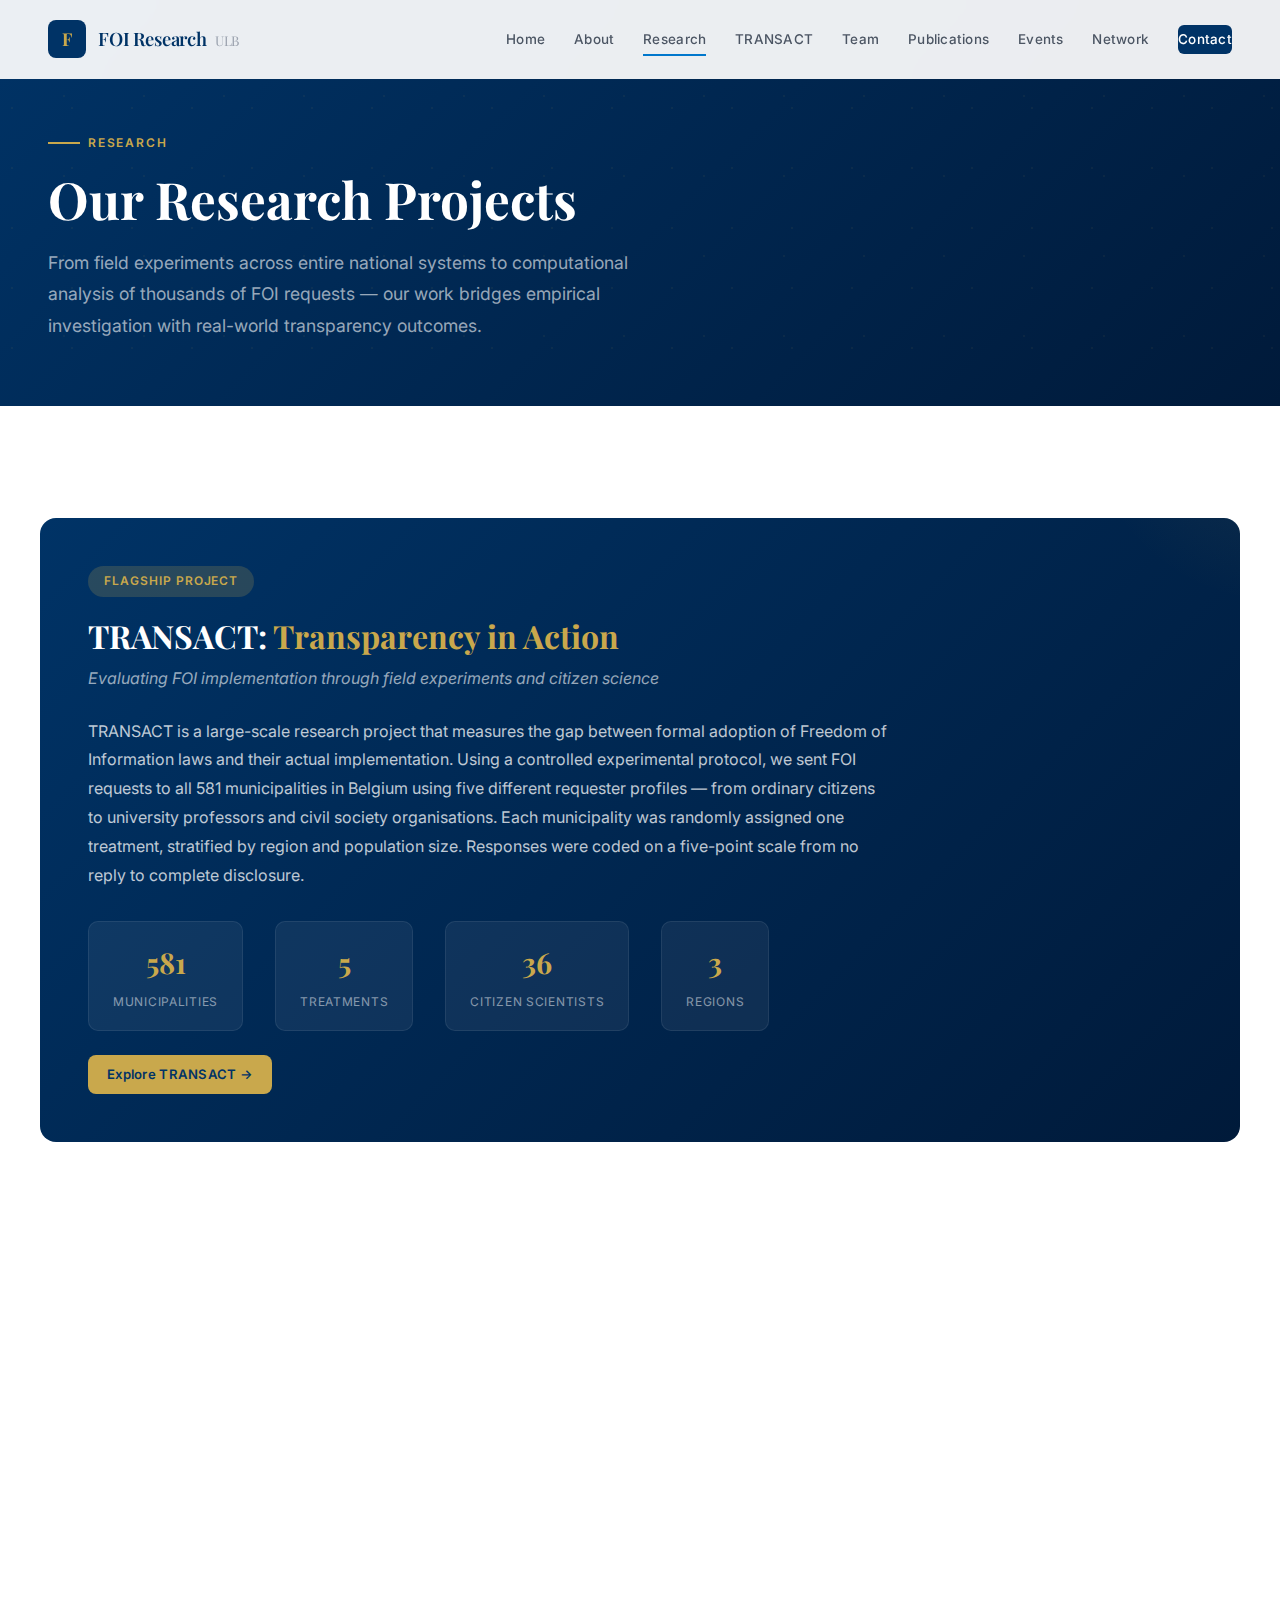
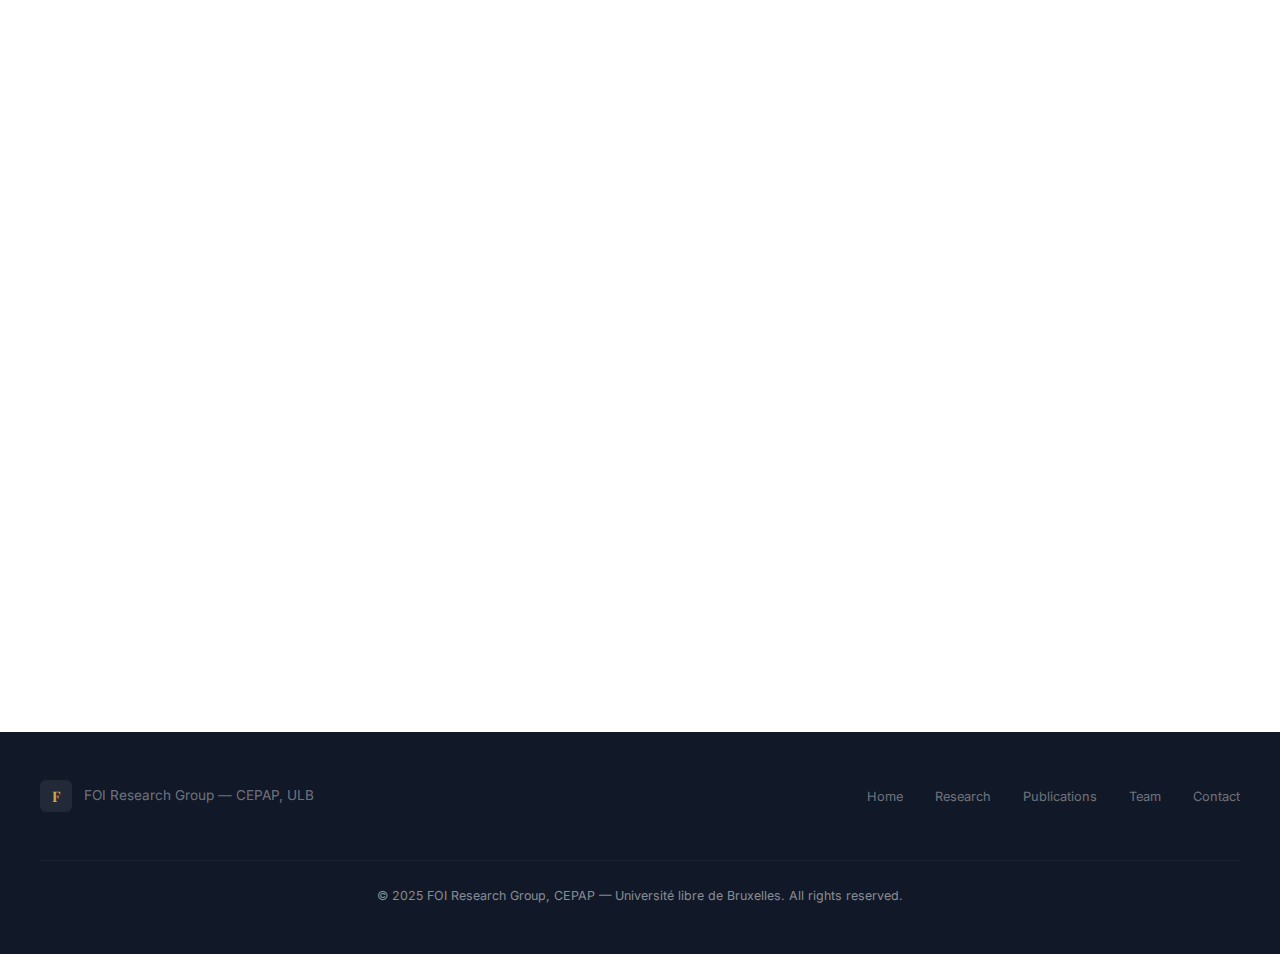
<file: research.html>
<!DOCTYPE html>
<html lang="en">
<head>
    <meta charset="UTF-8">
    <meta name="viewport" content="width=device-width, initial-scale=1.0">
    <title>Research Projects | FOI Research Group &mdash; CEPAP, ULB</title>
    <meta name="description" content="Research projects of the FOI Research Group at ULB Brussels: TRANSACT field experiment, Transparencia.be NLP analysis, FOI-RESPOND, Gender &amp; FOI, and international replication studies.">

    <!-- Fonts -->
    <link rel="preconnect" href="https://fonts.googleapis.com">
    <link rel="preconnect" href="https://fonts.gstatic.com" crossorigin>
    <link href="https://fonts.googleapis.com/css2?family=Inter:wght@300;400;500;600;700&family=Playfair+Display:ital,wght@0,400;0,500;0,600;0,700;1,400&display=swap" rel="stylesheet">

    <!-- Stylesheet -->
    <link rel="stylesheet" href="css/style.css">

    <!-- Favicon (ULB blue) -->
    <link rel="icon" type="image/svg+xml" href="data:image/svg+xml,<svg xmlns='http://www.w3.org/2000/svg' viewBox='0 0 32 32'><rect width='32' height='32' rx='6' fill='%23003366'/><text x='50%25' y='55%25' dominant-baseline='middle' text-anchor='middle' fill='%23C9A84C' font-family='serif' font-weight='700' font-size='16'>F</text></svg>">
</head>
<body data-cms-page="research">

    <!-- ============================================
         NAVIGATION
         ============================================ -->
    <nav class="navbar">
        <a href="index.html" class="nav-brand">
            <div class="nav-brand-icon">F</div>
            <div class="nav-brand-text">FOI Research<span>ULB</span></div>
        </a>

        <ul class="nav-links">
            <li><a href="index.html">Home</a></li>
            <li><a href="about.html">About</a></li>
            <li><a href="research.html" class="active">Research</a></li>
            <li><a href="transact.html">TRANSACT</a></li>
            <li><a href="team.html">Team</a></li>
            <li><a href="publications.html">Publications</a></li>
            <li><a href="events.html">Events</a></li>
            <li><a href="network.html">Network</a></li>
            <li><a href="contact.html" class="nav-contact-btn">Contact</a></li>
        </ul>

        <button class="nav-toggle" aria-label="Toggle navigation">
            <span></span>
            <span></span>
            <span></span>
        </button>
    </nav>


    <!-- ============================================
         PAGE HEADER
         ============================================ -->
    <header class="page-header">
        <div class="page-header-content">
            <span class="section-label">Research</span>
            <h1>Our Research Projects</h1>
            <p>From field experiments across entire national systems to computational analysis of thousands of FOI requests &mdash; our work bridges empirical investigation with real-world transparency outcomes.</p>
        </div>
    </header>


    <!-- ============================================
         RESEARCH PROJECTS
         ============================================ -->
    <section class="content-section">
        <div class="content-container">

            <!-- TRANSACT Featured Card -->
            <div class="project-featured reveal reveal-delay-1" id="cms-project-featured">
                <!-- Rendered by cms-render.js -->
            </div>

            <!-- Other Projects Grid -->
            <div class="projects-grid" id="cms-projects-grid">
                <!-- Rendered by cms-render.js -->
            </div>

        </div>
    </section>


    <!-- ============================================
         FOOTER
         ============================================ -->
    <footer class="footer">
        <div class="footer-container">
            <div class="footer-brand">
                <div class="footer-brand-icon">F</div>
                <span>FOI Research Group &mdash; CEPAP, ULB</span>
            </div>

            <ul class="footer-links">
                <li><a href="index.html">Home</a></li>
                <li><a href="research.html">Research</a></li>
                <li><a href="publications.html">Publications</a></li>
                <li><a href="team.html">Team</a></li>
                <li><a href="contact.html">Contact</a></li>
            </ul>

            <p class="footer-copy">
                &copy; 2025 FOI Research Group, CEPAP &mdash; Universit&eacute; libre de Bruxelles. All rights reserved.
            </p>
        </div>
    </footer>

    <!-- JavaScript -->
    <script src="js/main.js"></script>
    <script src="js/cms-render.js"></script>
</body>
</html>
</file>
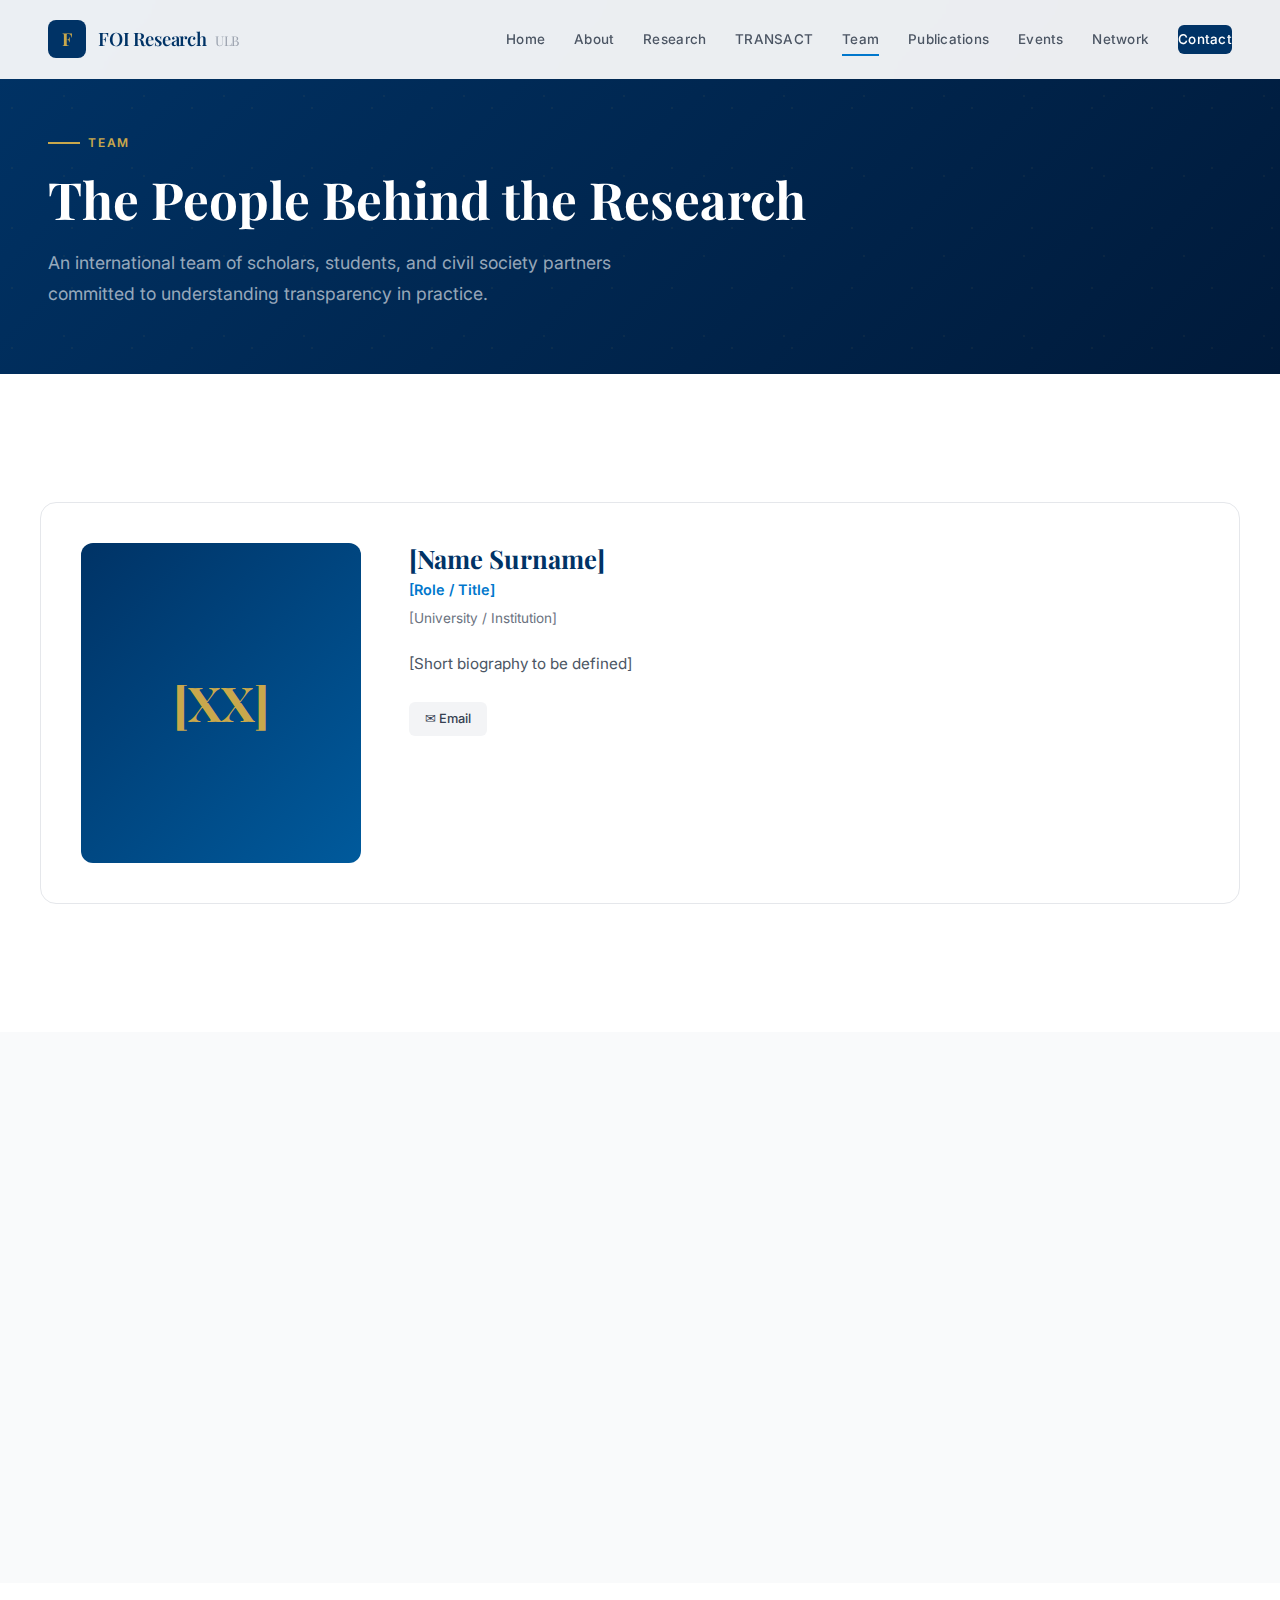
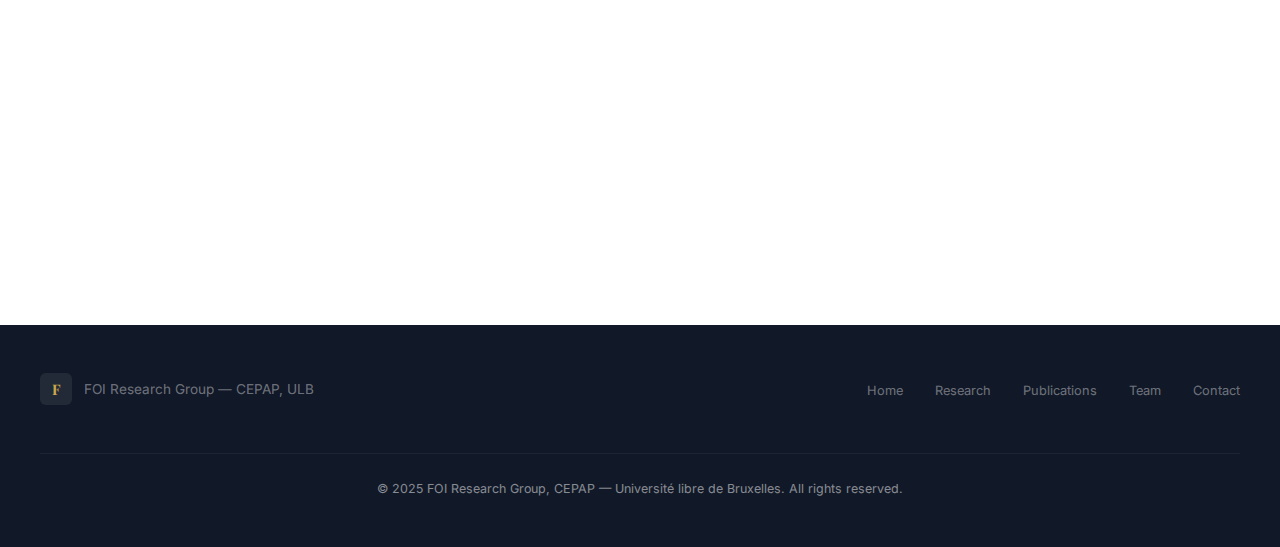
<file: team.html>
<!DOCTYPE html>
<html lang="en">
<head>
    <meta charset="UTF-8">
    <meta name="viewport" content="width=device-width, initial-scale=1.0">
    <title>Team | FOI Research Group &mdash; CEPAP, ULB</title>
    <meta name="description" content="Meet the team behind the FOI Research Group at ULB Brussels: Principal Investigator Prof. Giovanni Esposito, core researchers, and civil society partners.">

    <!-- Fonts -->
    <link rel="preconnect" href="https://fonts.googleapis.com">
    <link rel="preconnect" href="https://fonts.gstatic.com" crossorigin>
    <link href="https://fonts.googleapis.com/css2?family=Inter:wght@300;400;500;600;700&family=Playfair+Display:ital,wght@0,400;0,500;0,600;0,700;1,400&display=swap" rel="stylesheet">

    <!-- Stylesheet -->
    <link rel="stylesheet" href="css/style.css">

    <!-- Favicon (ULB blue) -->
    <link rel="icon" type="image/svg+xml" href="data:image/svg+xml,<svg xmlns='http://www.w3.org/2000/svg' viewBox='0 0 32 32'><rect width='32' height='32' rx='6' fill='%23003366'/><text x='50%25' y='55%25' dominant-baseline='middle' text-anchor='middle' fill='%23C9A84C' font-family='serif' font-weight='700' font-size='16'>F</text></svg>">
</head>
<body data-cms-page="team">

    <!-- ============================================
         NAVIGATION
         ============================================ -->
    <nav class="navbar">
        <a href="index.html" class="nav-brand">
            <div class="nav-brand-icon">F</div>
            <div class="nav-brand-text">FOI Research<span>ULB</span></div>
        </a>

        <ul class="nav-links">
            <li><a href="index.html">Home</a></li>
            <li><a href="about.html">About</a></li>
            <li><a href="research.html">Research</a></li>
            <li><a href="transact.html">TRANSACT</a></li>
            <li><a href="team.html" class="active">Team</a></li>
            <li><a href="publications.html">Publications</a></li>
            <li><a href="events.html">Events</a></li>
            <li><a href="network.html">Network</a></li>
            <li><a href="contact.html" class="nav-contact-btn">Contact</a></li>
        </ul>

        <button class="nav-toggle" aria-label="Toggle navigation">
            <span></span>
            <span></span>
            <span></span>
        </button>
    </nav>


    <!-- ============================================
         PAGE HEADER
         ============================================ -->
    <header class="page-header">
        <div class="page-header-content">
            <span class="section-label">Team</span>
            <h1>The People Behind the Research</h1>
            <p>An international team of scholars, students, and civil society partners committed to understanding transparency in practice.</p>
        </div>
    </header>


    <!-- ============================================
         PRINCIPAL INVESTIGATOR
         ============================================ -->
    <section class="content-section">
        <div class="content-container" id="cms-team-pi">
            <!-- Rendered by cms-render.js -->
        </div>
    </section>


    <!-- ============================================
         CORE RESEARCH TEAM
         ============================================ -->
    <section class="content-section">
        <div class="content-container">
            <h3 class="team-members-title reveal">Core Research Team</h3>
            <div class="team-grid" id="cms-team-core">
                <!-- Rendered by cms-render.js -->
            </div>
        </div>
    </section>


    <!-- ============================================
         CIVIL SOCIETY PARTNERS
         ============================================ -->
    <section class="content-section">
        <div class="content-container">
            <h3 class="team-members-title reveal">Civil Society Partners</h3>
            <div class="team-grid" id="cms-team-partners">
                <!-- Rendered by cms-render.js -->
            </div>
        </div>
    </section>


    <!-- ============================================
         FOOTER
         ============================================ -->
    <footer class="footer">
        <div class="footer-container">
            <div class="footer-brand">
                <div class="footer-brand-icon">F</div>
                <span>FOI Research Group &mdash; CEPAP, ULB</span>
            </div>

            <ul class="footer-links">
                <li><a href="index.html">Home</a></li>
                <li><a href="research.html">Research</a></li>
                <li><a href="publications.html">Publications</a></li>
                <li><a href="team.html">Team</a></li>
                <li><a href="contact.html">Contact</a></li>
            </ul>

            <p class="footer-copy">
                &copy; 2025 FOI Research Group, CEPAP &mdash; Universit&eacute; libre de Bruxelles. All rights reserved.
            </p>
        </div>
    </footer>

    <!-- JavaScript -->
    <script src="js/main.js"></script>
    <script src="js/cms-render.js"></script>
</body>
</html>
</file>
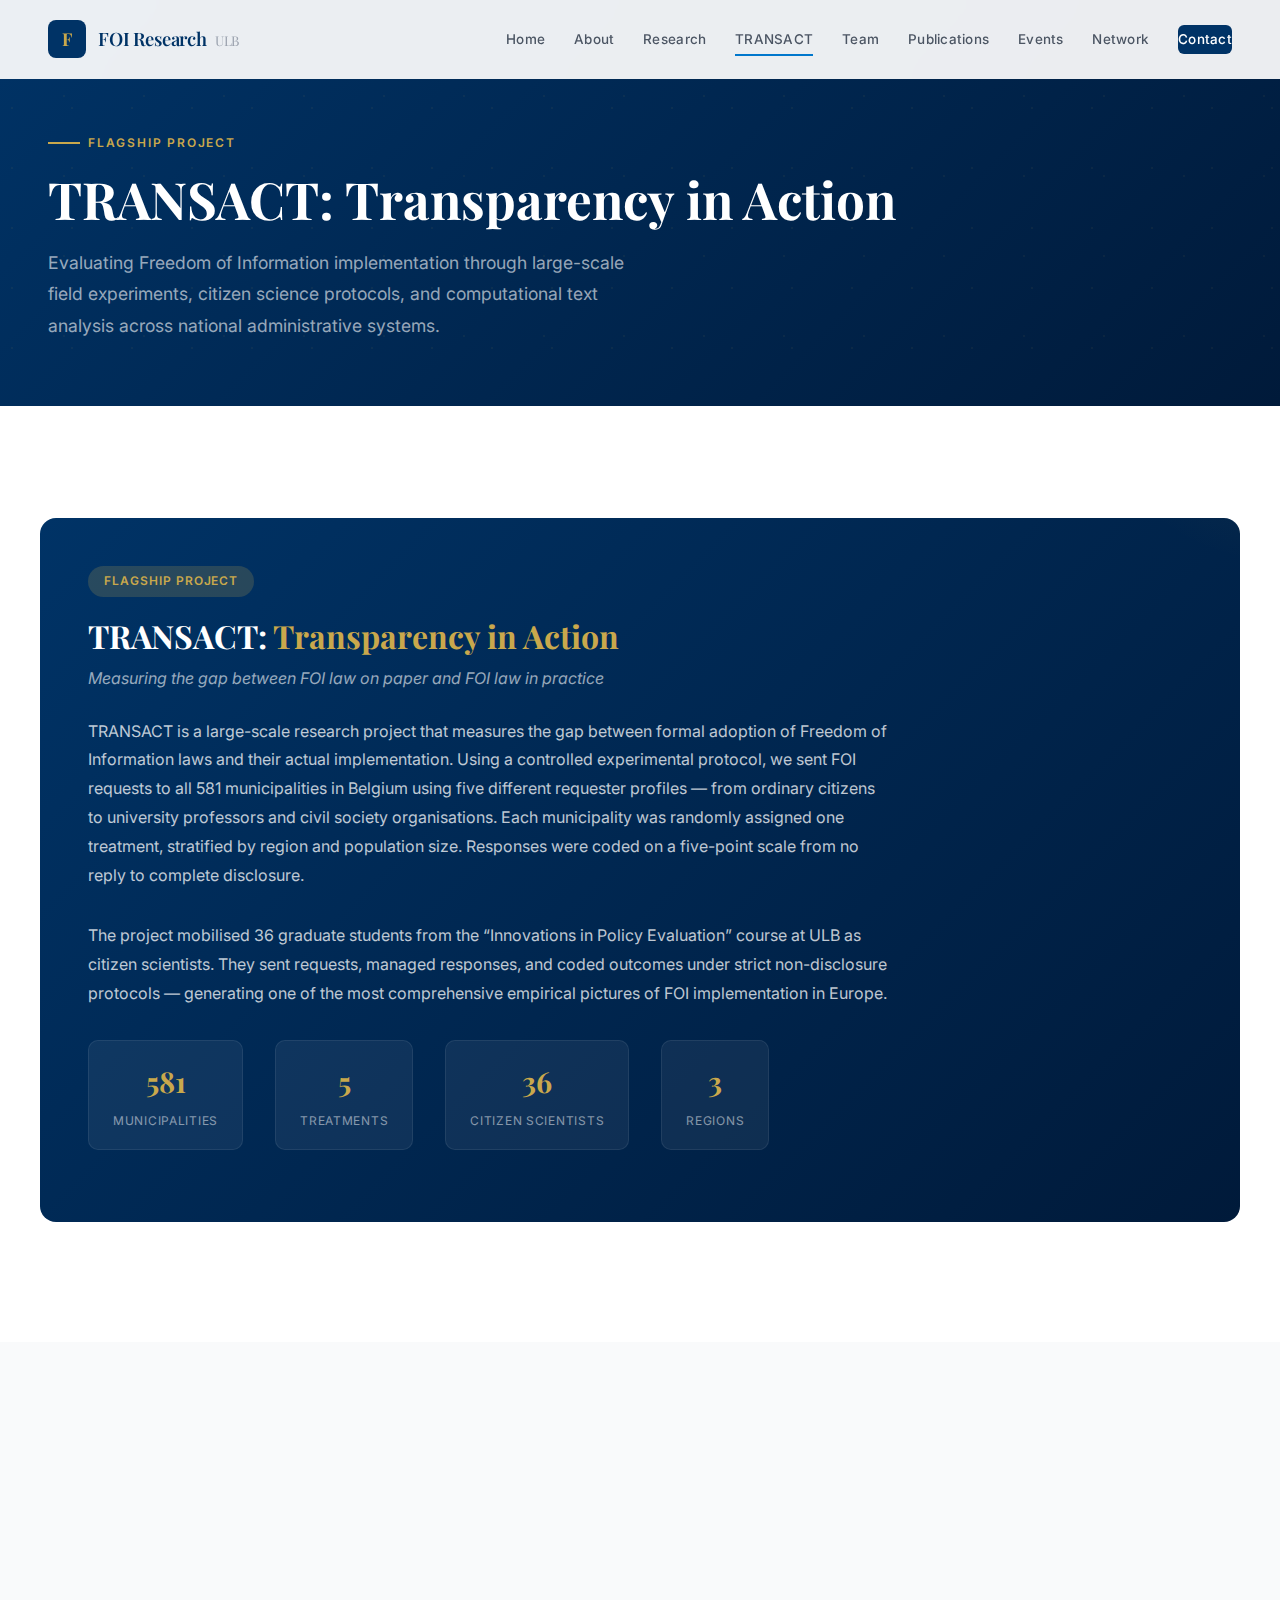
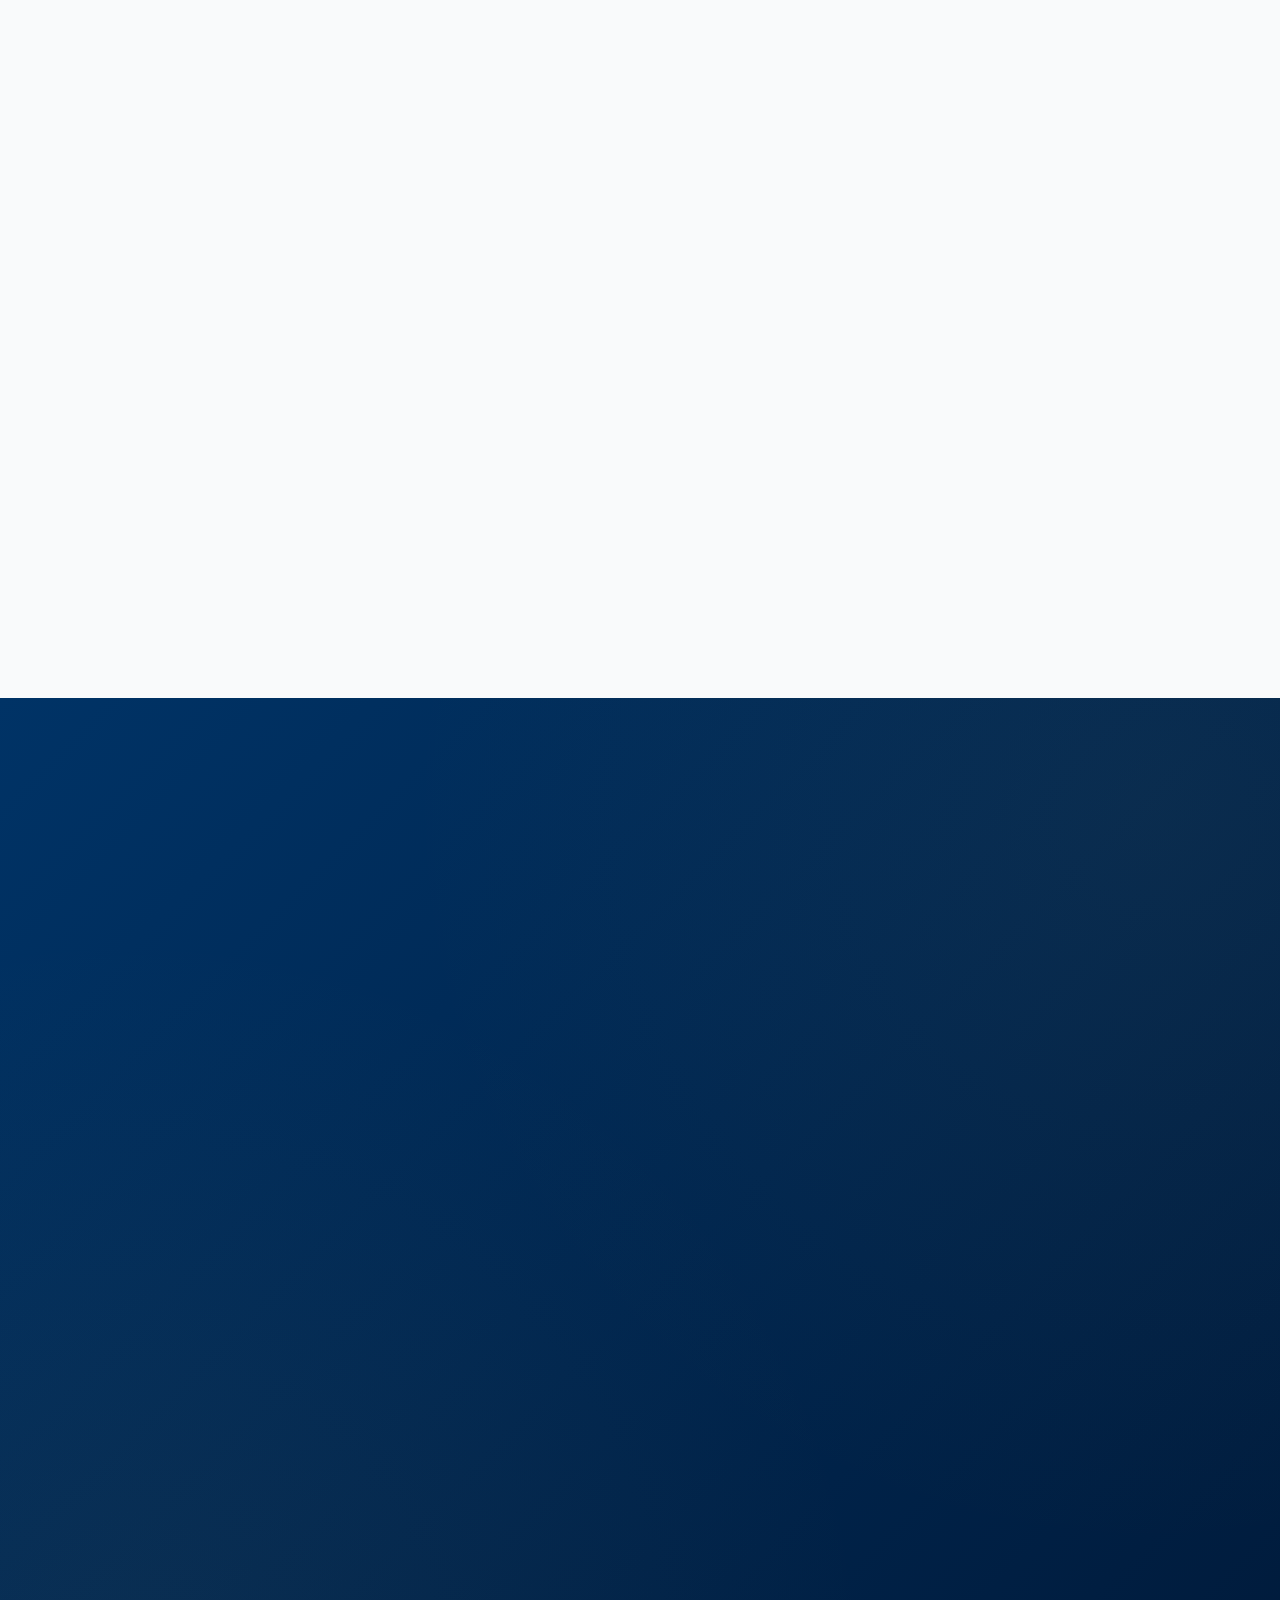
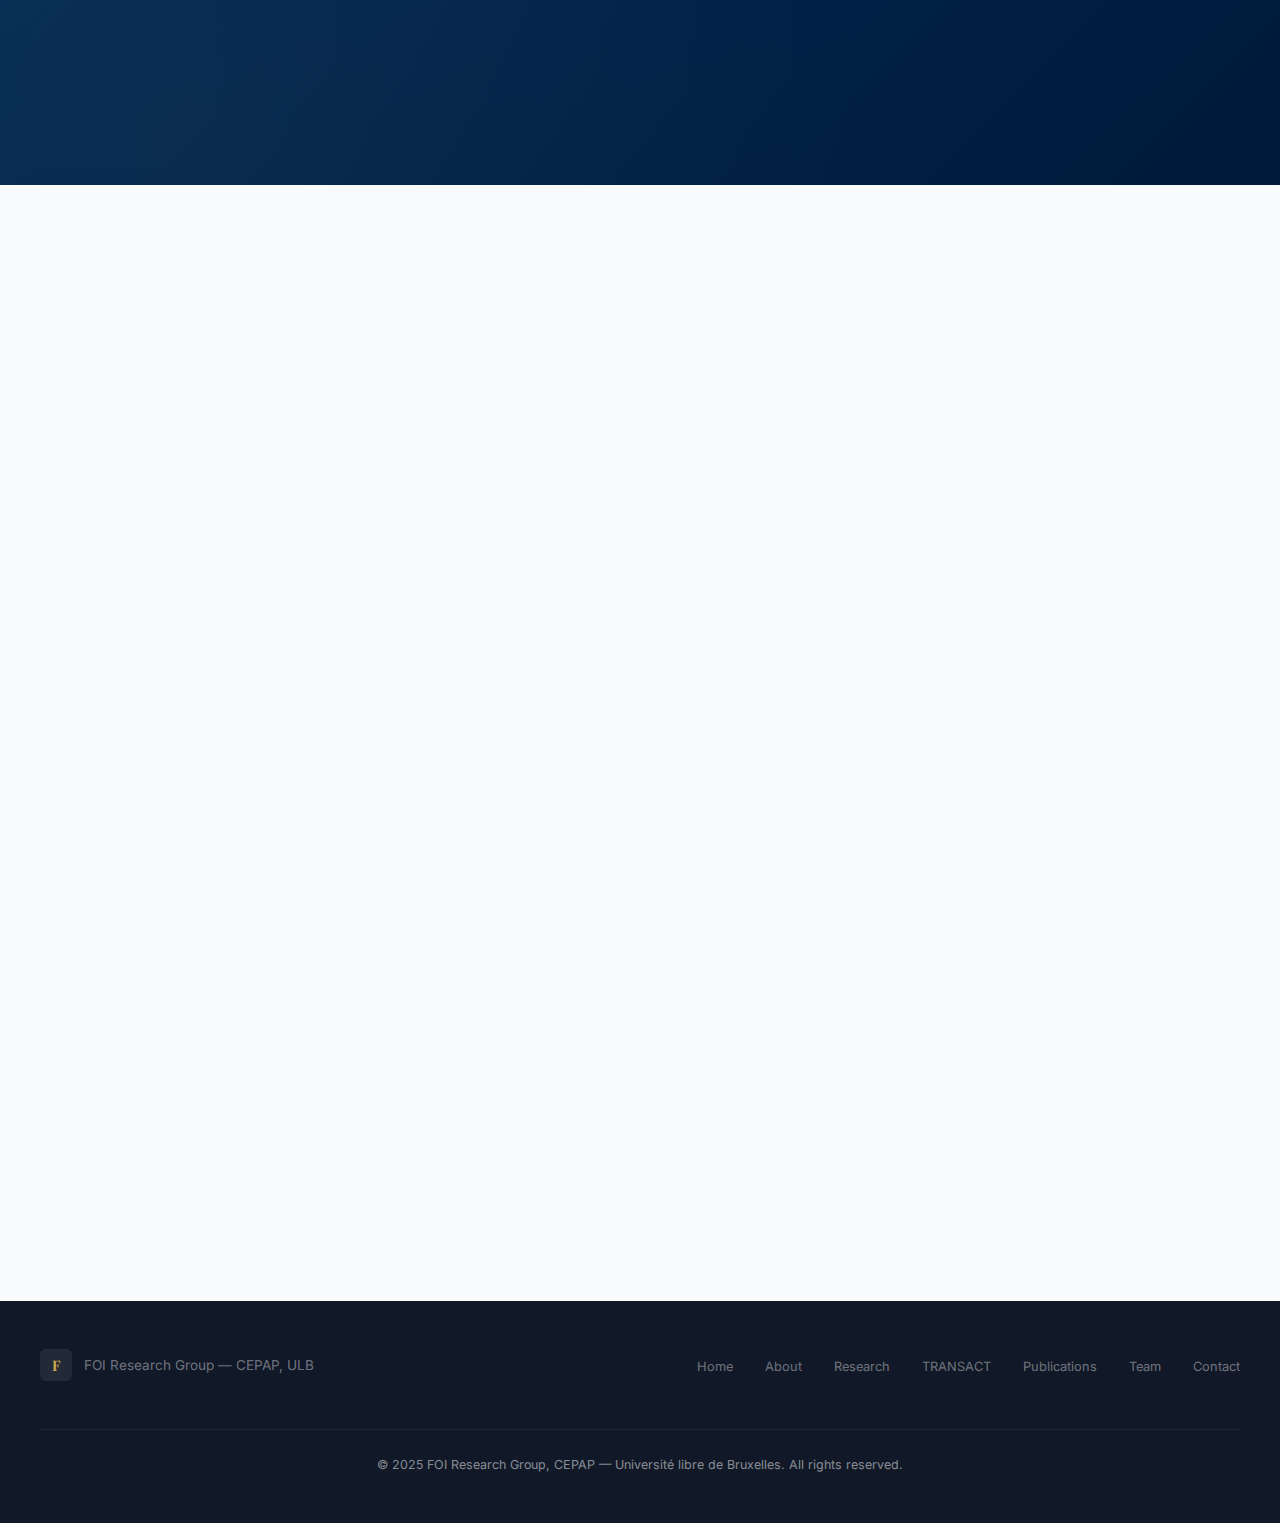
<file: transact.html>
<!DOCTYPE html>
<html lang="en">
<head>
    <meta charset="UTF-8">
    <meta name="viewport" content="width=device-width, initial-scale=1.0">
    <title>TRANSACT Project | FOI Research Group &mdash; ULB Brussels</title>
    <meta name="description" content="TRANSACT: Transparency in Action. A large-scale field experiment evaluating FOI implementation across 581 Belgian municipalities using citizen science and five requester profiles.">

    <!-- Fonts -->
    <link rel="preconnect" href="https://fonts.googleapis.com">
    <link rel="preconnect" href="https://fonts.gstatic.com" crossorigin>
    <link href="https://fonts.googleapis.com/css2?family=Inter:wght@300;400;500;600;700&family=Playfair+Display:ital,wght@0,400;0,500;0,600;0,700;1,400&display=swap" rel="stylesheet">

    <!-- Stylesheet -->
    <link rel="stylesheet" href="css/style.css">

    <!-- Favicon (ULB blue) -->
    <link rel="icon" type="image/svg+xml" href="data:image/svg+xml,<svg xmlns='http://www.w3.org/2000/svg' viewBox='0 0 32 32'><rect width='32' height='32' rx='6' fill='%23003366'/><text x='50%25' y='55%25' dominant-baseline='middle' text-anchor='middle' fill='%23C9A84C' font-family='serif' font-weight='700' font-size='16'>F</text></svg>">
</head>
<body data-cms-page="transact">

    <!-- ============================================
         NAVIGATION
         ============================================ -->
    <nav class="navbar">
        <a href="index.html" class="nav-brand">
            <div class="nav-brand-icon">F</div>
            <div class="nav-brand-text">FOI Research<span>ULB</span></div>
        </a>

        <ul class="nav-links">
            <li><a href="index.html">Home</a></li>
            <li><a href="about.html">About</a></li>
            <li><a href="research.html">Research</a></li>
            <li><a href="transact.html" class="active">TRANSACT</a></li>
            <li><a href="team.html">Team</a></li>
            <li><a href="publications.html">Publications</a></li>
            <li><a href="events.html">Events</a></li>
            <li><a href="network.html">Network</a></li>
            <li><a href="contact.html" class="nav-contact-btn">Contact</a></li>
        </ul>

        <button class="nav-toggle" aria-label="Toggle navigation">
            <span></span>
            <span></span>
            <span></span>
        </button>
    </nav>


    <!-- ============================================
         PAGE HEADER
         ============================================ -->
    <section class="page-header">
        <div class="page-header-content">
            <span class="section-label">Flagship Project</span>
            <h1>TRANSACT: Transparency in Action</h1>
            <p>Evaluating Freedom of Information implementation through large-scale field experiments, citizen science protocols, and computational text analysis across national administrative systems.</p>
        </div>
    </section>


    <!-- ============================================
         PROJECT OVERVIEW
         ============================================ -->
    <section class="content-section">
        <div class="content-container">
            <div class="project-featured reveal" id="cms-transact-overview">
                <!-- Rendered by cms-render.js -->
            </div>
        </div>
    </section>


    <!-- ============================================
         METHODOLOGY
         ============================================ -->
    <section class="content-section" style="background: var(--gray-50);">
        <div class="content-container">
            <div class="reveal">
                <span class="section-label">Methodology</span>
                <h2 class="section-title">How TRANSACT Works</h2>
                <p class="section-subtitle">A rigorous five-step protocol combining experimental design, citizen engagement, and computational analysis.</p>
            </div>

            <div class="methodology-grid">
                <div class="methodology-steps reveal reveal-delay-1" id="cms-transact-steps">
                    <!-- Rendered by cms-render.js -->
                </div>

                <div class="methodology-visual reveal reveal-delay-2">
                    <h4>The Five Requester Profiles</h4>
                    <div class="treatment-list" id="cms-transact-profiles">
                        <!-- Rendered by cms-render.js -->
                    </div>
                </div>
            </div>
        </div>
    </section>


    <!-- ============================================
         KEY FINDINGS
         ============================================ -->
    <section class="findings-section">
        <div class="findings-container">
            <div class="reveal">
                <span class="section-label">Key Findings</span>
                <h2 class="section-title">What TRANSACT Discovered</h2>
                <p class="section-subtitle">Empirical evidence on how transparency actually works &mdash; and where it fails.</p>
            </div>

            <div class="findings-grid" id="cms-transact-findings">
                <!-- Rendered by cms-render.js -->
            </div>
        </div>
    </section>


    <!-- ============================================
         INTERNATIONAL EXPANSION
         ============================================ -->
    <section class="content-section">
        <div class="content-container">
            <div class="reveal">
                <span class="section-label">International Expansion</span>
                <h2 class="section-title">TRANSACT Goes Global</h2>
                <p class="section-subtitle">Replicating our field experiment methodology across different legal frameworks, administrative cultures, and continents to build truly comparative evidence on FOI implementation.</p>
            </div>

            <div class="projects-grid" style="margin-top: 2.5rem;" id="cms-transact-expansion">
                <!-- Rendered by cms-render.js -->
            </div>
        </div>
    </section>


    <!-- ============================================
         FOOTER
         ============================================ -->
    <footer class="footer">
        <div class="footer-container">
            <div class="footer-brand">
                <div class="footer-brand-icon">F</div>
                <span>FOI Research Group &mdash; CEPAP, ULB</span>
            </div>

            <ul class="footer-links">
                <li><a href="index.html">Home</a></li>
                <li><a href="about.html">About</a></li>
                <li><a href="research.html">Research</a></li>
                <li><a href="transact.html">TRANSACT</a></li>
                <li><a href="publications.html">Publications</a></li>
                <li><a href="team.html">Team</a></li>
                <li><a href="contact.html">Contact</a></li>
            </ul>

            <p class="footer-copy">
                &copy; 2025 FOI Research Group, CEPAP &mdash; Universit&eacute; libre de Bruxelles. All rights reserved.
            </p>
        </div>
    </footer>

    <!-- JavaScript -->
    <script src="js/main.js"></script>
    <script src="js/cms-render.js"></script>
</body>
</html>
</file>
<file: css/style.css>
/* ============================================
   FOI Research Group — CSS Stylesheet
   Prof. Giovanni Esposito, ULB Brussels
   Multi-page version
   ============================================ */

/* --- CSS Custom Properties --- */
:root {
    --blue-deep: #003366;
    --blue-mid: #005A9C;
    --blue-accent: #0077CC;
    --blue-light: #E8F0FE;
    --blue-glow: rgba(0, 90, 156, 0.15);
    --gold: #C9A84C;
    --gold-light: #E8D48B;
    --white: #FFFFFF;
    --off-white: #F7F8FA;
    --gray-50: #F9FAFB;
    --gray-100: #F3F4F6;
    --gray-200: #E5E7EB;
    --gray-300: #D1D5DB;
    --gray-400: #9CA3AF;
    --gray-500: #6B7280;
    --gray-600: #4B5563;
    --gray-700: #374151;
    --gray-800: #1F2937;
    --gray-900: #111827;
    --font-heading: 'Playfair Display', Georgia, serif;
    --font-body: 'Inter', -apple-system, BlinkMacSystemFont, sans-serif;
    --max-width: 1200px;
    --section-padding: 5rem 2rem;
    --transition: 0.3s cubic-bezier(0.4, 0, 0.2, 1);
}

/* --- Reset & Base --- */
*, *::before, *::after {
    margin: 0;
    padding: 0;
    box-sizing: border-box;
}

html {
    scroll-behavior: smooth;
    font-size: 16px;
}

body {
    font-family: var(--font-body);
    color: var(--gray-800);
    background: var(--white);
    line-height: 1.7;
    overflow-x: hidden;
    -webkit-font-smoothing: antialiased;
}

img { max-width: 100%; display: block; }

a {
    color: var(--blue-accent);
    text-decoration: none;
    transition: color var(--transition);
}

a:hover { color: var(--blue-deep); }

/* --- Typography --- */
h1, h2, h3, h4 {
    font-family: var(--font-heading);
    color: var(--gray-900);
    line-height: 1.2;
}

.section-label {
    display: inline-block;
    font-family: var(--font-body);
    font-size: 0.75rem;
    font-weight: 600;
    letter-spacing: 0.15em;
    text-transform: uppercase;
    color: var(--blue-accent);
    margin-bottom: 1rem;
    position: relative;
    padding-left: 2.5rem;
}

.section-label::before {
    content: '';
    position: absolute;
    left: 0;
    top: 50%;
    width: 2rem;
    height: 2px;
    background: var(--gold);
    transform: translateY(-50%);
}

.section-title {
    font-size: clamp(2rem, 4vw, 3rem);
    margin-bottom: 1.5rem;
    color: var(--blue-deep);
}

.section-subtitle {
    font-size: 1.1rem;
    color: var(--gray-500);
    max-width: 640px;
    line-height: 1.8;
}

/* --- Navigation --- */
.navbar {
    position: fixed;
    top: 0;
    left: 0;
    right: 0;
    z-index: 1000;
    padding: 1.25rem 3rem;
    display: flex;
    align-items: center;
    justify-content: space-between;
    background: rgba(255, 255, 255, 0.92);
    backdrop-filter: blur(20px);
    -webkit-backdrop-filter: blur(20px);
    transition: all var(--transition);
    border-bottom: 1px solid transparent;
}

.navbar.scrolled {
    padding: 0.8rem 3rem;
    border-bottom: 1px solid var(--gray-200);
    box-shadow: 0 1px 20px rgba(0, 0, 0, 0.06);
}

.nav-brand {
    display: flex;
    align-items: center;
    gap: 0.75rem;
    text-decoration: none;
    color: var(--blue-deep);
}

.nav-brand-icon {
    width: 38px;
    height: 38px;
    background: var(--blue-deep);
    border-radius: 8px;
    display: flex;
    align-items: center;
    justify-content: center;
    color: var(--gold);
    font-family: var(--font-heading);
    font-weight: 700;
    font-size: 1.1rem;
}

.nav-brand-text {
    font-family: var(--font-heading);
    font-size: 1.15rem;
    font-weight: 600;
    letter-spacing: -0.01em;
}

.nav-brand-text span {
    color: var(--gray-400);
    font-weight: 400;
    font-size: 0.85rem;
    margin-left: 0.5rem;
}

.nav-links {
    display: flex;
    align-items: center;
    gap: 1.8rem;
    list-style: none;
}

.nav-links a {
    font-size: 0.84rem;
    font-weight: 500;
    color: var(--gray-600);
    text-decoration: none;
    letter-spacing: 0.02em;
    padding: 0.4rem 0;
    position: relative;
    transition: color var(--transition);
}

.nav-links a::after {
    content: '';
    position: absolute;
    bottom: -2px;
    left: 0;
    width: 0;
    height: 2px;
    background: var(--blue-accent);
    transition: width var(--transition);
}

.nav-links a:hover { color: var(--blue-deep); }

.nav-links a:hover::after,
.nav-links a.active::after {
    width: 100%;
}

.nav-contact-btn {
    background: var(--blue-deep);
    color: var(--white) !important;
    padding: 0.55rem 1.3rem;
    border-radius: 6px;
    font-size: 0.8rem;
    font-weight: 600;
    letter-spacing: 0.03em;
    transition: all var(--transition);
}

.nav-contact-btn::after { display: none !important; }

.nav-contact-btn:hover {
    background: var(--blue-mid);
    color: var(--white) !important;
    transform: translateY(-1px);
    box-shadow: 0 4px 12px rgba(0, 51, 102, 0.25);
}

/* Mobile nav toggle */
.nav-toggle {
    display: none;
    flex-direction: column;
    gap: 5px;
    cursor: pointer;
    background: none;
    border: none;
    padding: 8px;
    z-index: 1001;
}

.nav-toggle span {
    width: 24px;
    height: 2px;
    background: var(--gray-800);
    transition: all var(--transition);
    display: block;
}

.nav-toggle.active span:nth-child(1) { transform: rotate(45deg) translate(5px, 5px); }
.nav-toggle.active span:nth-child(2) { opacity: 0; }
.nav-toggle.active span:nth-child(3) { transform: rotate(-45deg) translate(5px, -5px); }

/* --- Buttons --- */
.btn {
    display: inline-flex;
    align-items: center;
    gap: 0.5rem;
    padding: 0.85rem 1.8rem;
    border-radius: 8px;
    font-size: 0.88rem;
    font-weight: 600;
    letter-spacing: 0.02em;
    cursor: pointer;
    transition: all var(--transition);
    border: none;
    text-decoration: none;
}

.btn-primary {
    background: var(--gold);
    color: var(--blue-deep);
}

.btn-primary:hover {
    background: var(--gold-light);
    color: var(--blue-deep);
    transform: translateY(-2px);
    box-shadow: 0 8px 25px rgba(201, 168, 76, 0.3);
}

.btn-outline {
    background: transparent;
    color: var(--white);
    border: 1px solid rgba(255, 255, 255, 0.25);
}

.btn-outline:hover {
    background: rgba(255, 255, 255, 0.08);
    color: var(--white);
    border-color: rgba(255, 255, 255, 0.4);
}

.btn-secondary {
    background: var(--blue-light);
    color: var(--blue-deep);
}

.btn-secondary:hover {
    background: var(--blue-accent);
    color: var(--white);
    transform: translateY(-2px);
}

.btn-sm {
    padding: 0.5rem 1.2rem;
    font-size: 0.82rem;
}

/* --- Hero Section (Home only) --- */
.hero {
    min-height: 100vh;
    display: flex;
    align-items: center;
    position: relative;
    background: linear-gradient(135deg, var(--blue-deep) 0%, #001A3A 50%, #002244 100%);
    overflow: hidden;
    padding: 0 3rem;
}

.hero-bg-pattern {
    position: absolute;
    inset: 0;
    opacity: 0.06;
    background-image:
        radial-gradient(circle at 20% 80%, var(--gold) 1px, transparent 1px),
        radial-gradient(circle at 80% 20%, var(--gold) 1px, transparent 1px),
        radial-gradient(circle at 50% 50%, var(--gold) 0.5px, transparent 0.5px);
    background-size: 60px 60px, 80px 80px, 40px 40px;
}

.hero-glow {
    position: absolute;
    width: 600px;
    height: 600px;
    border-radius: 50%;
    background: radial-gradient(circle, rgba(201, 168, 76, 0.08) 0%, transparent 70%);
    top: -100px;
    right: -100px;
    pointer-events: none;
}

.hero-content {
    position: relative;
    z-index: 2;
    max-width: var(--max-width);
    margin: 0 auto;
    width: 100%;
    padding-top: 6rem;
}

.hero-badge {
    display: inline-flex;
    align-items: center;
    gap: 0.5rem;
    background: rgba(255, 255, 255, 0.08);
    border: 1px solid rgba(255, 255, 255, 0.12);
    padding: 0.5rem 1.2rem;
    border-radius: 50px;
    margin-bottom: 2rem;
    backdrop-filter: blur(10px);
}

.hero-badge-dot {
    width: 6px;
    height: 6px;
    background: var(--gold);
    border-radius: 50%;
    animation: pulse-dot 2s infinite;
}

@keyframes pulse-dot {
    0%, 100% { opacity: 1; }
    50% { opacity: 0.4; }
}

.hero-badge span {
    font-size: 0.78rem;
    font-weight: 500;
    color: rgba(255, 255, 255, 0.7);
    letter-spacing: 0.08em;
    text-transform: uppercase;
}

.hero h1 {
    font-size: clamp(2.8rem, 6vw, 4.5rem);
    color: var(--white);
    font-weight: 700;
    line-height: 1.1;
    margin-bottom: 1.5rem;
    max-width: 800px;
}

.hero h1 .accent { color: var(--gold); }

.hero-description {
    font-size: 1.15rem;
    color: rgba(255, 255, 255, 0.65);
    max-width: 580px;
    line-height: 1.8;
    margin-bottom: 2.5rem;
}

.hero-actions {
    display: flex;
    gap: 1rem;
    flex-wrap: wrap;
}

.hero-scroll-indicator {
    position: absolute;
    bottom: 2.5rem;
    left: 50%;
    transform: translateX(-50%);
    display: flex;
    flex-direction: column;
    align-items: center;
    gap: 0.5rem;
    color: rgba(255, 255, 255, 0.3);
    font-size: 0.7rem;
    letter-spacing: 0.1em;
    text-transform: uppercase;
    animation: float 3s ease-in-out infinite;
}

.hero-scroll-indicator .scroll-line {
    width: 1px;
    height: 40px;
    background: linear-gradient(to bottom, rgba(255,255,255,0.3), transparent);
}

@keyframes float {
    0%, 100% { transform: translateX(-50%) translateY(0); }
    50% { transform: translateX(-50%) translateY(8px); }
}

/* --- Page Header (inner pages) --- */
.page-header {
    background: linear-gradient(135deg, var(--blue-deep) 0%, #001A3A 100%);
    padding: 8rem 3rem 4rem;
    position: relative;
    overflow: hidden;
}

.page-header::before {
    content: '';
    position: absolute;
    inset: 0;
    opacity: 0.06;
    background-image:
        radial-gradient(circle at 20% 80%, var(--gold) 1px, transparent 1px),
        radial-gradient(circle at 80% 20%, var(--gold) 1px, transparent 1px);
    background-size: 60px 60px, 80px 80px;
}

.page-header-content {
    max-width: var(--max-width);
    margin: 0 auto;
    position: relative;
    z-index: 1;
}

.page-header .section-label {
    color: var(--gold);
}

.page-header .section-label::before {
    background: var(--gold);
}

.page-header h1 {
    font-size: clamp(2.2rem, 4vw, 3.2rem);
    color: var(--white);
    margin-bottom: 1rem;
}

.page-header p {
    font-size: 1.1rem;
    color: rgba(255, 255, 255, 0.6);
    max-width: 600px;
    line-height: 1.8;
}

/* --- Home: Preview Sections --- */
.home-section {
    padding: var(--section-padding);
}

.home-section:nth-child(even) {
    background: var(--gray-50);
}

.home-section-container {
    max-width: var(--max-width);
    margin: 0 auto;
}

.home-section-header {
    display: flex;
    justify-content: space-between;
    align-items: flex-end;
    margin-bottom: 2.5rem;
    flex-wrap: wrap;
    gap: 1rem;
}

.home-section-header .section-more {
    font-size: 0.85rem;
    font-weight: 600;
    color: var(--blue-accent);
    display: inline-flex;
    align-items: center;
    gap: 0.3rem;
}

.home-section-header .section-more:hover {
    color: var(--blue-deep);
    gap: 0.5rem;
}

/* Home: Quick cards */
.home-cards {
    display: grid;
    grid-template-columns: repeat(auto-fit, minmax(280px, 1fr));
    gap: 1.5rem;
}

.home-card {
    background: var(--white);
    border: 1px solid var(--gray-200);
    border-radius: 12px;
    padding: 2rem;
    transition: all var(--transition);
    text-decoration: none;
    color: inherit;
    display: block;
}

.home-card:hover {
    border-color: var(--blue-accent);
    box-shadow: 0 8px 30px rgba(0, 90, 156, 0.08);
    transform: translateY(-4px);
    color: inherit;
}

.home-card-icon {
    font-size: 1.5rem;
    margin-bottom: 1rem;
}

.home-card h3 {
    font-family: var(--font-body);
    font-size: 1.1rem;
    font-weight: 700;
    color: var(--gray-900);
    margin-bottom: 0.5rem;
}

.home-card p {
    font-size: 0.9rem;
    color: var(--gray-500);
    line-height: 1.6;
}

.home-card .card-arrow {
    display: inline-block;
    margin-top: 1rem;
    font-size: 0.82rem;
    font-weight: 600;
    color: var(--blue-accent);
}

/* --- About (grid layout) --- */
.about-grid {
    display: grid;
    grid-template-columns: 1fr 1fr;
    gap: 4rem;
    align-items: start;
    margin-top: 3rem;
}

.about-text p {
    margin-bottom: 1.2rem;
    color: var(--gray-600);
    font-size: 1.05rem;
}

.about-text p:first-of-type::first-letter {
    font-family: var(--font-heading);
    font-size: 3.5rem;
    float: left;
    line-height: 1;
    margin-right: 0.5rem;
    color: var(--blue-deep);
    font-weight: 700;
}

.about-highlights {
    display: flex;
    flex-direction: column;
    gap: 1.5rem;
}

.highlight-card {
    background: var(--gray-50);
    border-radius: 12px;
    padding: 1.5rem;
    border-left: 3px solid var(--blue-accent);
    transition: all var(--transition);
}

.highlight-card:hover {
    background: var(--blue-light);
    transform: translateX(4px);
}

.highlight-card h4 {
    font-family: var(--font-body);
    font-size: 0.95rem;
    font-weight: 600;
    color: var(--blue-deep);
    margin-bottom: 0.4rem;
}

.highlight-card p {
    font-size: 0.9rem;
    color: var(--gray-500);
    line-height: 1.6;
}

/* --- TRANSACT Featured Card --- */
.project-featured {
    background: linear-gradient(135deg, var(--blue-deep) 0%, #001A3A 100%);
    border-radius: 16px;
    padding: 3rem;
    margin-top: 2rem;
    margin-bottom: 2.5rem;
    color: var(--white);
    position: relative;
    overflow: hidden;
}

.project-featured::before {
    content: '';
    position: absolute;
    top: -50%;
    right: -20%;
    width: 400px;
    height: 400px;
    background: radial-gradient(circle, rgba(201, 168, 76, 0.1) 0%, transparent 70%);
    border-radius: 50%;
    pointer-events: none;
}

.project-featured-label {
    display: inline-block;
    background: rgba(201, 168, 76, 0.2);
    color: var(--gold);
    padding: 0.35rem 1rem;
    border-radius: 50px;
    font-size: 0.75rem;
    font-weight: 600;
    letter-spacing: 0.08em;
    text-transform: uppercase;
    margin-bottom: 1.25rem;
}

.project-featured h3 {
    font-size: 2rem;
    color: var(--white);
    margin-bottom: 0.5rem;
}

.project-featured h3 .gold { color: var(--gold); }

.project-featured .tagline {
    font-size: 1rem;
    color: rgba(255, 255, 255, 0.6);
    margin-bottom: 1.5rem;
    font-style: italic;
}

.project-featured p {
    color: rgba(255, 255, 255, 0.75);
    font-size: 1rem;
    line-height: 1.8;
    max-width: 800px;
    margin-bottom: 2rem;
}

.project-featured-stats {
    display: flex;
    gap: 2rem;
    flex-wrap: wrap;
    margin-bottom: 1.5rem;
}

.pf-stat {
    text-align: center;
    padding: 1rem 1.5rem;
    background: rgba(255, 255, 255, 0.06);
    border-radius: 10px;
    border: 1px solid rgba(255, 255, 255, 0.08);
}

.pf-stat-num {
    font-family: var(--font-heading);
    font-size: 1.8rem;
    font-weight: 700;
    color: var(--gold);
    display: block;
}

.pf-stat-label {
    font-size: 0.75rem;
    color: rgba(255, 255, 255, 0.5);
    text-transform: uppercase;
    letter-spacing: 0.06em;
    margin-top: 0.25rem;
}

/* --- Project Cards --- */
.projects-grid {
    display: grid;
    grid-template-columns: repeat(auto-fit, minmax(320px, 1fr));
    gap: 1.5rem;
}

.project-card {
    background: var(--white);
    border-radius: 12px;
    padding: 2rem;
    border: 1px solid var(--gray-200);
    transition: all var(--transition);
}

.project-card:hover {
    border-color: var(--blue-accent);
    box-shadow: 0 8px 30px rgba(0, 90, 156, 0.08);
    transform: translateY(-4px);
}

.project-card-icon {
    width: 48px;
    height: 48px;
    background: var(--blue-light);
    border-radius: 10px;
    display: flex;
    align-items: center;
    justify-content: center;
    font-size: 1.3rem;
    margin-bottom: 1.25rem;
}

.project-card h4 {
    font-family: var(--font-body);
    font-size: 1.1rem;
    font-weight: 700;
    color: var(--gray-900);
    margin-bottom: 0.6rem;
}

.project-card p {
    font-size: 0.92rem;
    color: var(--gray-500);
    line-height: 1.7;
}

.project-card-tags {
    display: flex;
    flex-wrap: wrap;
    gap: 0.5rem;
    margin-top: 1.25rem;
}

.project-card-tag {
    font-size: 0.72rem;
    padding: 0.25rem 0.7rem;
    background: var(--gray-100);
    color: var(--gray-600);
    border-radius: 50px;
    font-weight: 500;
}

/* --- Methodology --- */
.methodology-grid {
    display: grid;
    grid-template-columns: 1fr 1fr;
    gap: 4rem;
    margin-top: 3rem;
    align-items: start;
}

.methodology-steps {
    display: flex;
    flex-direction: column;
    gap: 1.5rem;
}

.method-step {
    display: flex;
    gap: 1.25rem;
    align-items: flex-start;
}

.method-step-num {
    flex-shrink: 0;
    width: 40px;
    height: 40px;
    background: var(--blue-deep);
    color: var(--gold);
    border-radius: 10px;
    display: flex;
    align-items: center;
    justify-content: center;
    font-family: var(--font-heading);
    font-weight: 700;
    font-size: 1rem;
}

.method-step-content h4 {
    font-family: var(--font-body);
    font-size: 1rem;
    font-weight: 600;
    color: var(--gray-900);
    margin-bottom: 0.3rem;
}

.method-step-content p {
    font-size: 0.9rem;
    color: var(--gray-500);
    line-height: 1.6;
}

.methodology-visual {
    background: var(--gray-50);
    border-radius: 16px;
    padding: 2.5rem;
    border: 1px solid var(--gray-200);
}

.methodology-visual h4 {
    font-family: var(--font-body);
    font-size: 1rem;
    font-weight: 700;
    color: var(--blue-deep);
    margin-bottom: 1.5rem;
}

.treatment-list {
    display: flex;
    flex-direction: column;
    gap: 1rem;
}

.treatment-item {
    display: flex;
    align-items: center;
    gap: 1rem;
    padding: 0.8rem 1rem;
    background: var(--white);
    border-radius: 8px;
    border: 1px solid var(--gray-200);
    transition: all var(--transition);
}

.treatment-item:hover {
    border-color: var(--blue-accent);
    box-shadow: 0 2px 10px rgba(0, 90, 156, 0.06);
}

.treatment-letter {
    width: 32px;
    height: 32px;
    background: var(--blue-deep);
    color: var(--gold);
    border-radius: 6px;
    display: flex;
    align-items: center;
    justify-content: center;
    font-weight: 700;
    font-size: 0.8rem;
    flex-shrink: 0;
}

.treatment-item span {
    font-size: 0.88rem;
    color: var(--gray-700);
}

/* --- Findings (dark section) --- */
.findings-section {
    padding: var(--section-padding);
    background: linear-gradient(135deg, var(--blue-deep) 0%, #001A3A 100%);
    color: var(--white);
    position: relative;
    overflow: hidden;
}

.findings-section::before {
    content: '';
    position: absolute;
    inset: 0;
    background-image:
        radial-gradient(circle at 10% 90%, rgba(201, 168, 76, 0.05) 0%, transparent 50%),
        radial-gradient(circle at 90% 10%, rgba(201, 168, 76, 0.05) 0%, transparent 50%);
    pointer-events: none;
}

.findings-container {
    max-width: var(--max-width);
    margin: 0 auto;
    position: relative;
    z-index: 1;
}

.findings-section .section-label { color: var(--gold); }
.findings-section .section-label::before { background: var(--gold); }
.findings-section .section-title { color: var(--white); }
.findings-section .section-subtitle { color: rgba(255, 255, 255, 0.6); }

.findings-grid {
    display: grid;
    grid-template-columns: repeat(auto-fit, minmax(280px, 1fr));
    gap: 1.5rem;
    margin-top: 3rem;
}

.finding-card {
    background: rgba(255, 255, 255, 0.04);
    border: 1px solid rgba(255, 255, 255, 0.08);
    border-radius: 12px;
    padding: 2rem;
    transition: all var(--transition);
}

.finding-card:hover {
    background: rgba(255, 255, 255, 0.08);
    border-color: rgba(201, 168, 76, 0.2);
    transform: translateY(-4px);
}

.finding-card-icon { font-size: 1.8rem; margin-bottom: 1rem; }

.finding-card h4 {
    font-family: var(--font-body);
    font-size: 1rem;
    font-weight: 700;
    color: var(--gold);
    margin-bottom: 0.6rem;
}

.finding-card p {
    font-size: 0.9rem;
    color: rgba(255, 255, 255, 0.65);
    line-height: 1.7;
}

.finding-stat {
    font-family: var(--font-heading);
    font-size: 2rem;
    font-weight: 700;
    color: var(--gold);
    display: block;
    margin-bottom: 0.5rem;
}

/* --- Team --- */
.team-pi {
    display: grid;
    grid-template-columns: 280px 1fr;
    gap: 3rem;
    margin-top: 3rem;
    margin-bottom: 3rem;
    background: var(--white);
    border-radius: 16px;
    padding: 2.5rem;
    border: 1px solid var(--gray-200);
    align-items: start;
}

.team-pi-photo {
    width: 280px;
    height: 320px;
    background: linear-gradient(135deg, var(--blue-deep), var(--blue-mid));
    border-radius: 12px;
    display: flex;
    align-items: center;
    justify-content: center;
    color: var(--gold);
    font-family: var(--font-heading);
    font-size: 3rem;
    font-weight: 700;
}

.team-pi-info h3 { font-size: 1.6rem; color: var(--blue-deep); margin-bottom: 0.25rem; }
.team-pi-role { font-size: 0.9rem; color: var(--blue-accent); font-weight: 600; margin-bottom: 0.3rem; }
.team-pi-affiliation { font-size: 0.85rem; color: var(--gray-500); margin-bottom: 1.25rem; }
.team-pi-bio { font-size: 0.95rem; color: var(--gray-600); line-height: 1.8; margin-bottom: 1.5rem; }

.team-pi-links { display: flex; gap: 0.75rem; flex-wrap: wrap; }

.team-link {
    display: inline-flex;
    align-items: center;
    gap: 0.35rem;
    font-size: 0.8rem;
    padding: 0.4rem 1rem;
    border-radius: 6px;
    background: var(--gray-100);
    color: var(--gray-700);
    font-weight: 500;
    transition: all var(--transition);
}

.team-link:hover { background: var(--blue-light); color: var(--blue-accent); }

.team-members-title {
    font-family: var(--font-body);
    font-size: 1.1rem;
    font-weight: 700;
    color: var(--gray-800);
    margin-bottom: 1.5rem;
    padding-bottom: 0.75rem;
    border-bottom: 2px solid var(--gray-200);
}

.team-grid {
    display: grid;
    grid-template-columns: repeat(auto-fit, minmax(260px, 1fr));
    gap: 1.25rem;
}

.team-card {
    background: var(--white);
    border-radius: 10px;
    padding: 1.5rem;
    border: 1px solid var(--gray-200);
    transition: all var(--transition);
}

.team-card:hover {
    border-color: var(--blue-accent);
    box-shadow: 0 4px 15px rgba(0, 90, 156, 0.06);
}

.team-card h4 { font-family: var(--font-body); font-size: 1rem; font-weight: 700; color: var(--gray-900); margin-bottom: 0.2rem; }
.team-card-role { font-size: 0.82rem; color: var(--blue-accent); font-weight: 500; margin-bottom: 0.4rem; }
.team-card-affiliation { font-size: 0.8rem; color: var(--gray-400); }

/* --- Publications --- */
.publications-list {
    display: flex;
    flex-direction: column;
    gap: 1.25rem;
    margin-top: 2rem;
}

.pub-item {
    display: flex;
    gap: 1.5rem;
    padding: 1.5rem;
    background: var(--gray-50);
    border-radius: 10px;
    border: 1px solid var(--gray-200);
    align-items: flex-start;
    transition: all var(--transition);
}

.pub-item:hover { border-color: var(--blue-accent); background: var(--blue-light); }

.pub-year {
    flex-shrink: 0;
    font-family: var(--font-heading);
    font-size: 1.5rem;
    font-weight: 700;
    color: var(--blue-deep);
    width: 60px;
    text-align: center;
    padding-top: 0.2rem;
}

.pub-content h4 {
    font-family: var(--font-body);
    font-size: 1rem;
    font-weight: 600;
    color: var(--gray-900);
    line-height: 1.4;
    margin-bottom: 0.4rem;
}

.pub-authors { font-size: 0.85rem; color: var(--gray-500); margin-bottom: 0.3rem; }

.pub-venue { font-size: 0.85rem; color: var(--blue-accent); font-weight: 500; font-style: italic; }

.pub-badge {
    display: inline-block;
    font-size: 0.68rem;
    padding: 0.2rem 0.6rem;
    border-radius: 4px;
    font-weight: 600;
    text-transform: uppercase;
    letter-spacing: 0.05em;
    margin-left: 0.5rem;
    vertical-align: middle;
}

.pub-badge.published { background: #D1FAE5; color: #065F46; }
.pub-badge.submitted { background: #FEF3C7; color: #92400E; }
.pub-badge.in-progress { background: var(--blue-light); color: var(--blue-mid); }

/* --- Events Timeline --- */
.events-timeline {
    position: relative;
    margin-top: 2rem;
    padding-left: 3rem;
}

.events-timeline::before {
    content: '';
    position: absolute;
    left: 12px;
    top: 0;
    bottom: 0;
    width: 2px;
    background: linear-gradient(to bottom, var(--blue-accent), var(--gray-300));
}

.event-item {
    position: relative;
    padding: 1.5rem;
    padding-left: 2rem;
    margin-bottom: 1.5rem;
    background: var(--white);
    border-radius: 10px;
    border: 1px solid var(--gray-200);
    transition: all var(--transition);
}

.event-item:hover {
    border-color: var(--blue-accent);
    box-shadow: 0 4px 15px rgba(0, 90, 156, 0.06);
}

.event-item::before {
    content: '';
    position: absolute;
    left: -2.55rem;
    top: 1.8rem;
    width: 12px;
    height: 12px;
    background: var(--blue-accent);
    border: 3px solid var(--white);
    border-radius: 50%;
    box-shadow: 0 0 0 2px var(--blue-accent);
}

.event-date { font-size: 0.78rem; font-weight: 600; color: var(--blue-accent); text-transform: uppercase; letter-spacing: 0.06em; margin-bottom: 0.4rem; }
.event-item h4 { font-family: var(--font-body); font-size: 1.05rem; font-weight: 700; color: var(--gray-900); margin-bottom: 0.3rem; }
.event-location { font-size: 0.85rem; color: var(--gray-400); margin-bottom: 0.5rem; }
.event-description { font-size: 0.9rem; color: var(--gray-600); line-height: 1.6; }

/* --- Network Cards --- */
.network-grid {
    display: grid;
    grid-template-columns: repeat(auto-fit, minmax(260px, 1fr));
    gap: 1.25rem;
    margin-top: 1.5rem;
}

.network-card {
    padding: 1.5rem;
    border-radius: 10px;
    border: 1px solid var(--gray-200);
    background: var(--gray-50);
    transition: all var(--transition);
}

.network-card:hover {
    border-color: var(--blue-accent);
    background: var(--blue-light);
    transform: translateY(-2px);
}

.network-card-flag { font-size: 1.8rem; margin-bottom: 0.75rem; }
.network-card h4 { font-family: var(--font-body); font-size: 0.95rem; font-weight: 700; color: var(--gray-900); margin-bottom: 0.3rem; }
.network-card-country { font-size: 0.8rem; color: var(--blue-accent); font-weight: 500; margin-bottom: 0.4rem; }
.network-card p { font-size: 0.85rem; color: var(--gray-500); line-height: 1.6; }

.network-cso { margin-top: 3rem; }

.network-cso-title {
    font-family: var(--font-body);
    font-size: 1.1rem;
    font-weight: 700;
    color: var(--gray-800);
    margin-bottom: 1.5rem;
    padding-bottom: 0.75rem;
    border-bottom: 2px solid var(--gray-200);
}

/* --- Contact --- */
.contact-grid {
    display: grid;
    grid-template-columns: 1fr 1fr;
    gap: 3rem;
    margin-top: 2rem;
}

.contact-info { display: flex; flex-direction: column; gap: 1.5rem; }

.contact-item { display: flex; gap: 1rem; align-items: flex-start; }

.contact-item-icon {
    width: 44px;
    height: 44px;
    background: var(--blue-light);
    border-radius: 10px;
    display: flex;
    align-items: center;
    justify-content: center;
    flex-shrink: 0;
    font-size: 1.1rem;
}

.contact-item-text h4 { font-family: var(--font-body); font-size: 0.9rem; font-weight: 700; color: var(--gray-900); margin-bottom: 0.15rem; }
.contact-item-text p, .contact-item-text a { font-size: 0.9rem; color: var(--gray-500); }
.contact-item-text a:hover { color: var(--blue-accent); }

.contact-map {
    background: var(--white);
    border-radius: 12px;
    border: 1px solid var(--gray-200);
    overflow: hidden;
    min-height: 300px;
}

.contact-map iframe { width: 100%; height: 100%; min-height: 300px; border: none; }

/* --- Content Section (generic) --- */
.content-section {
    padding: var(--section-padding);
}

.content-section:nth-child(even) {
    background: var(--gray-50);
}

.content-container {
    max-width: var(--max-width);
    margin: 0 auto;
}

/* --- Footer --- */
.footer {
    background: var(--gray-900);
    color: rgba(255, 255, 255, 0.5);
    padding: 3rem 2rem;
}

.footer-container {
    max-width: var(--max-width);
    margin: 0 auto;
    display: flex;
    justify-content: space-between;
    align-items: center;
    flex-wrap: wrap;
    gap: 1.5rem;
}

.footer-brand { display: flex; align-items: center; gap: 0.75rem; }

.footer-brand-icon {
    width: 32px;
    height: 32px;
    background: rgba(255, 255, 255, 0.08);
    border-radius: 6px;
    display: flex;
    align-items: center;
    justify-content: center;
    color: var(--gold);
    font-family: var(--font-heading);
    font-weight: 700;
    font-size: 0.9rem;
}

.footer-brand span { font-size: 0.85rem; color: rgba(255, 255, 255, 0.4); }

.footer-links { display: flex; gap: 2rem; list-style: none; }
.footer-links a { font-size: 0.8rem; color: rgba(255, 255, 255, 0.4); transition: color var(--transition); }
.footer-links a:hover { color: var(--gold); }

.footer-copy {
    font-size: 0.78rem;
    text-align: center;
    width: 100%;
    margin-top: 1.5rem;
    padding-top: 1.5rem;
    border-top: 1px solid rgba(255, 255, 255, 0.06);
}

/* --- Animations --- */
.reveal {
    opacity: 0;
    transform: translateY(30px);
    transition: opacity 0.8s cubic-bezier(0.4, 0, 0.2, 1), transform 0.8s cubic-bezier(0.4, 0, 0.2, 1);
}

.reveal.visible { opacity: 1; transform: translateY(0); }

.reveal-delay-1 { transition-delay: 0.1s; }
.reveal-delay-2 { transition-delay: 0.2s; }
.reveal-delay-3 { transition-delay: 0.3s; }
.reveal-delay-4 { transition-delay: 0.4s; }

/* --- Responsive --- */
@media (max-width: 1024px) {
    .about-grid, .methodology-grid, .contact-grid { grid-template-columns: 1fr; }
    .team-pi { grid-template-columns: 1fr; }
    .team-pi-photo { width: 100%; height: 200px; }
}

@media (max-width: 768px) {
    :root { --section-padding: 4rem 1.25rem; }
    .navbar { padding: 1rem 1.5rem; }
    .navbar.scrolled { padding: 0.75rem 1.5rem; }

    .nav-links {
        display: none;
        position: fixed;
        top: 0; left: 0; right: 0; bottom: 0;
        background: rgba(255, 255, 255, 0.98);
        backdrop-filter: blur(20px);
        flex-direction: column;
        align-items: center;
        justify-content: center;
        gap: 2rem;
        z-index: 999;
    }

    .nav-links.open { display: flex; }
    .nav-links a { font-size: 1.2rem; }
    .nav-toggle { display: flex; }

    .hero { padding: 0 1.5rem; }
    .hero h1 { font-size: 2.2rem; }
    .hero-description { font-size: 1rem; }

    .page-header { padding: 7rem 1.5rem 3rem; }

    .project-featured { padding: 2rem; }
    .project-featured h3 { font-size: 1.5rem; }
    .project-featured-stats { gap: 1rem; }
    .pf-stat { padding: 0.75rem 1rem; }

    .projects-grid, .findings-grid, .team-grid, .network-grid, .home-cards { grid-template-columns: 1fr; }

    .events-timeline { padding-left: 2rem; }

    .pub-item { flex-direction: column; gap: 0.5rem; }
    .pub-year { text-align: left; width: auto; }

    .contact-map { min-height: 250px; }
    .hero-scroll-indicator { display: none; }

    .footer-container { flex-direction: column; text-align: center; }
    .footer-links { flex-wrap: wrap; justify-content: center; }
}

@media (max-width: 480px) {
    .hero h1 { font-size: 1.8rem; }
    .hero-actions { flex-direction: column; }
    .btn { width: 100%; justify-content: center; }
    .project-featured-stats { flex-direction: column; }
    .pf-stat { text-align: left; }
}
</file>
